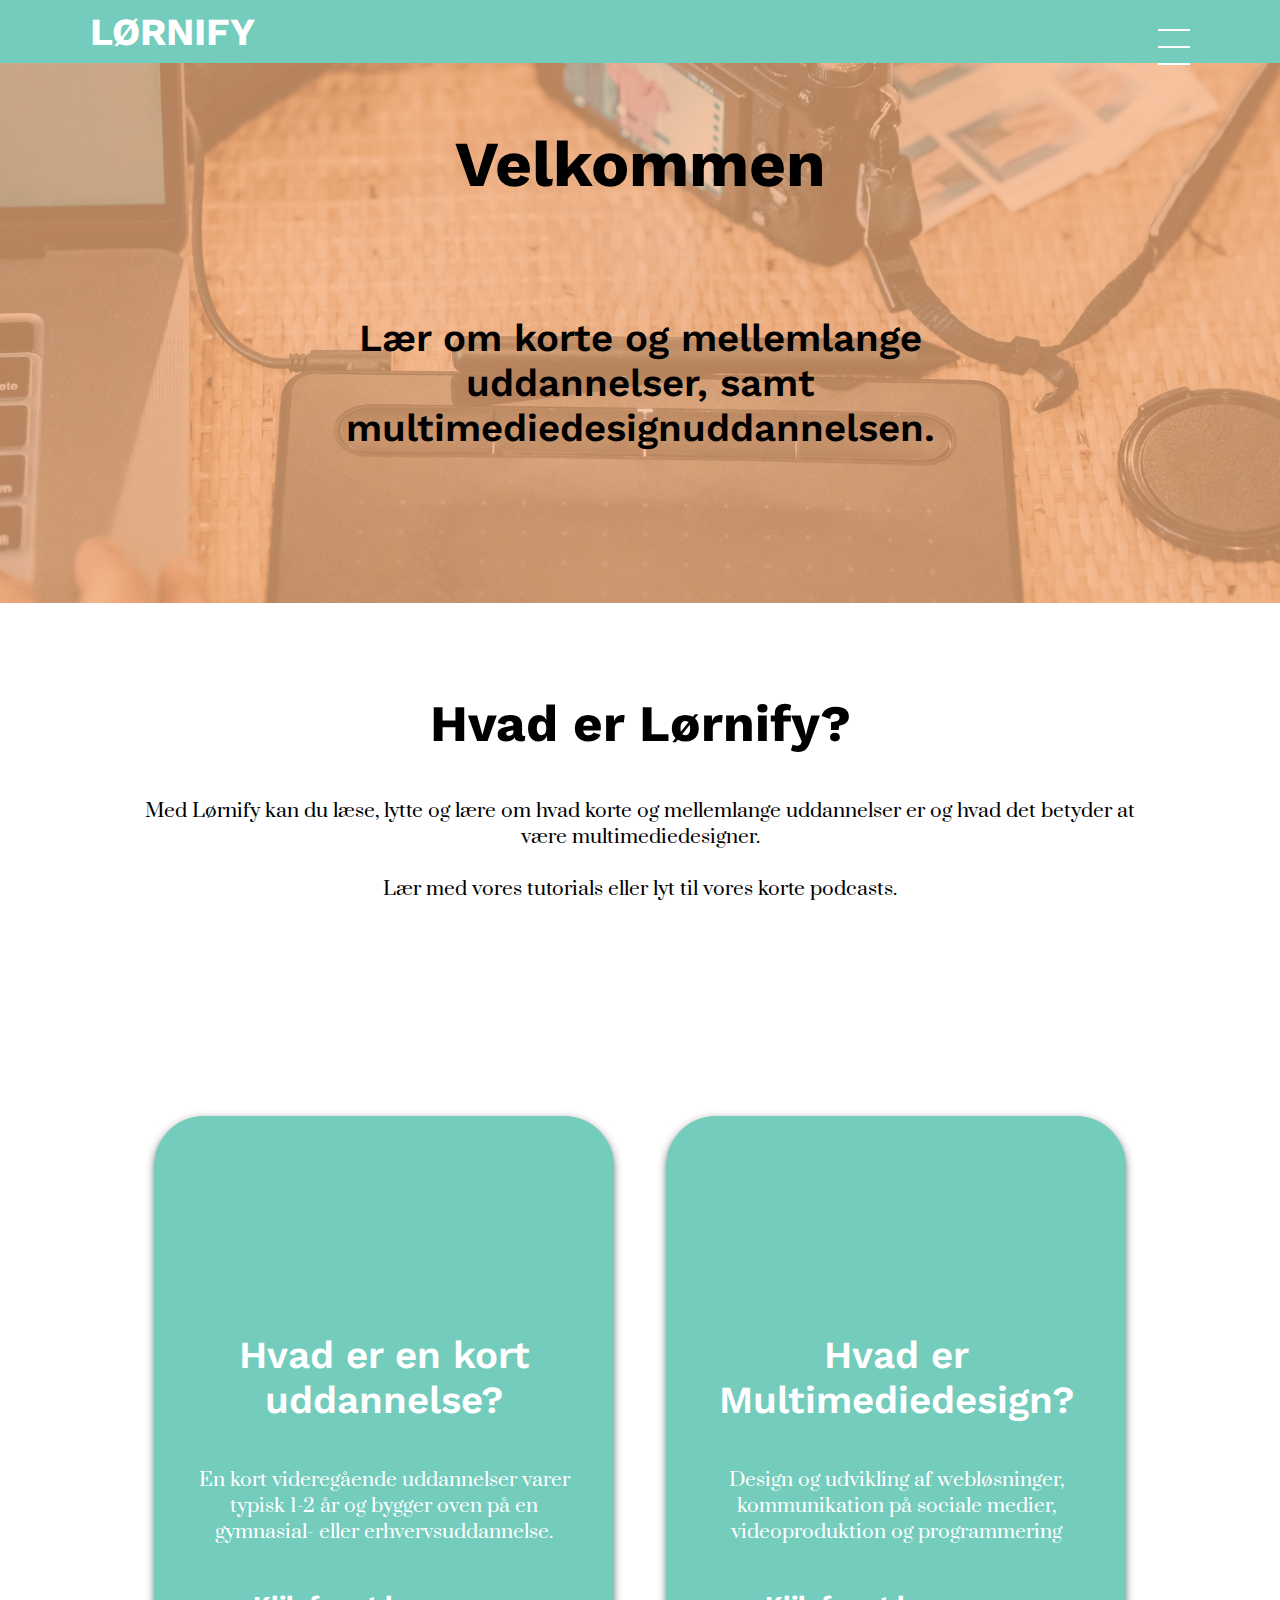
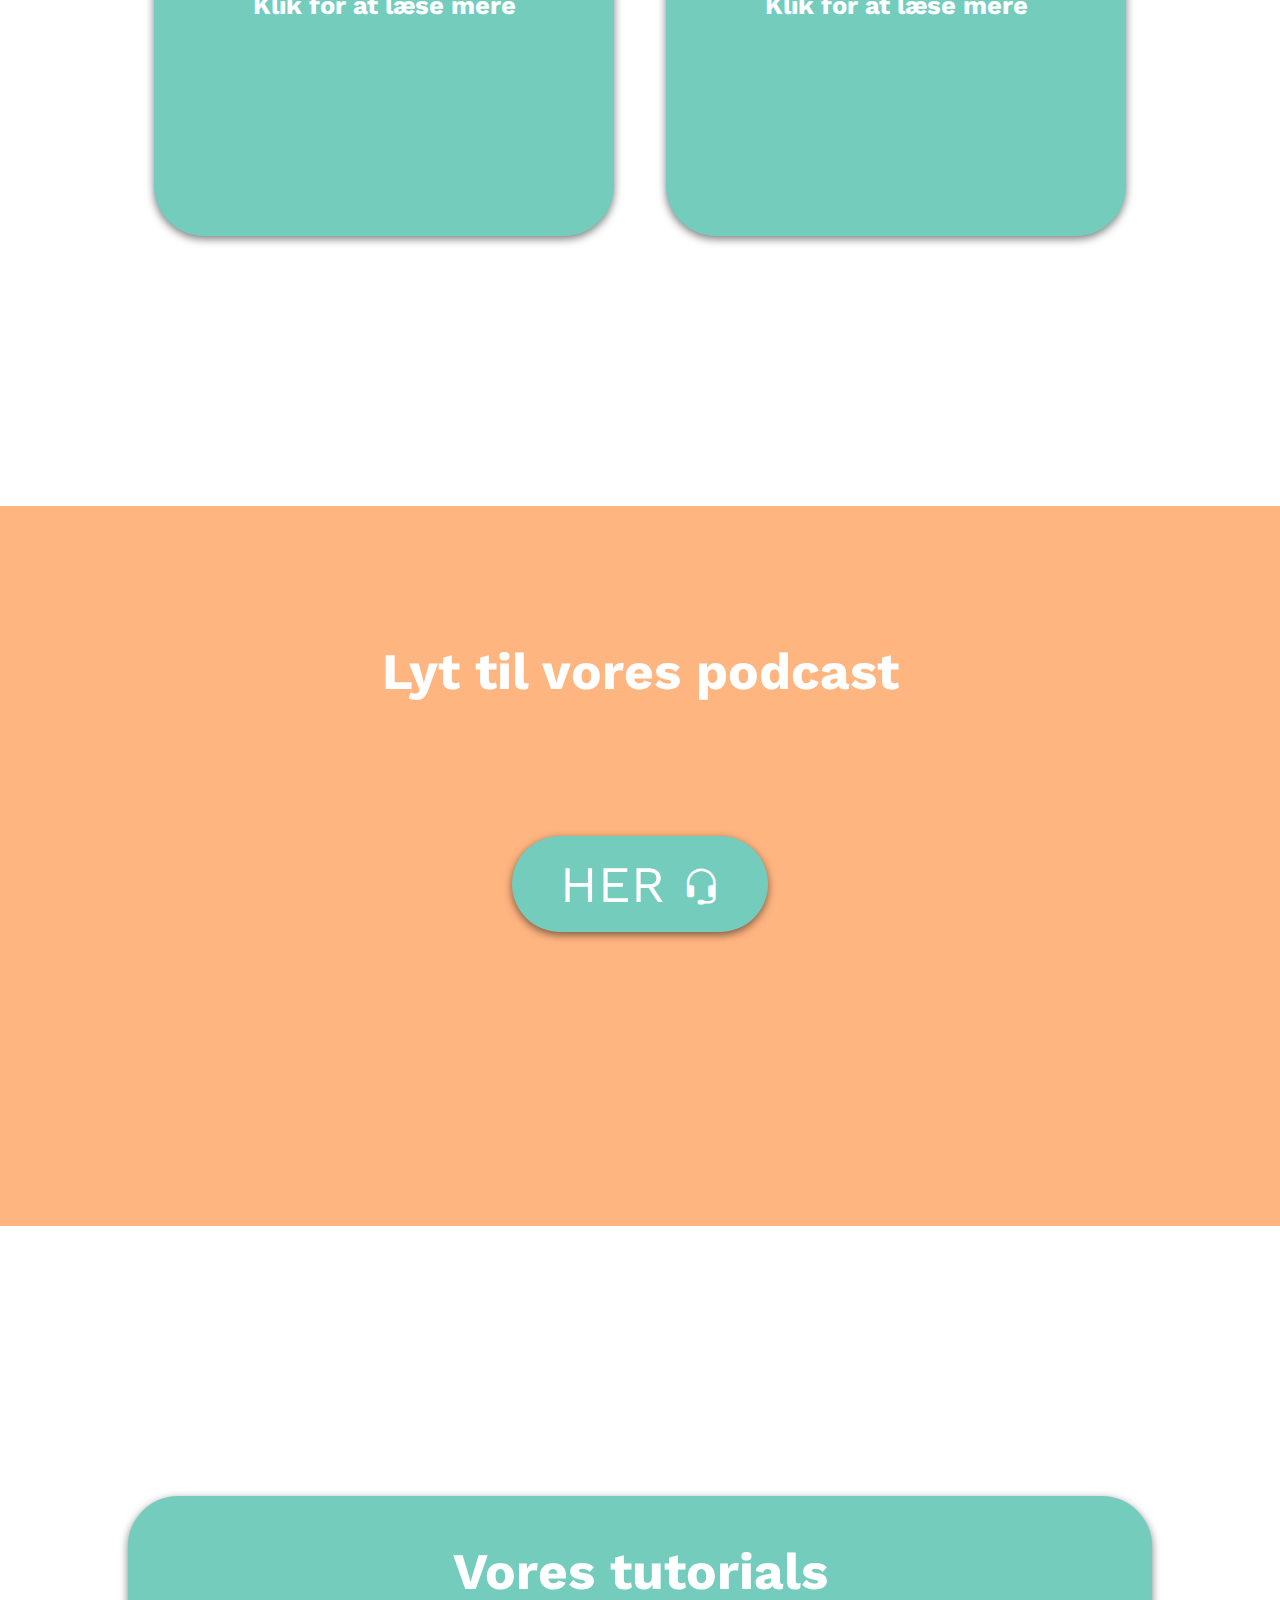
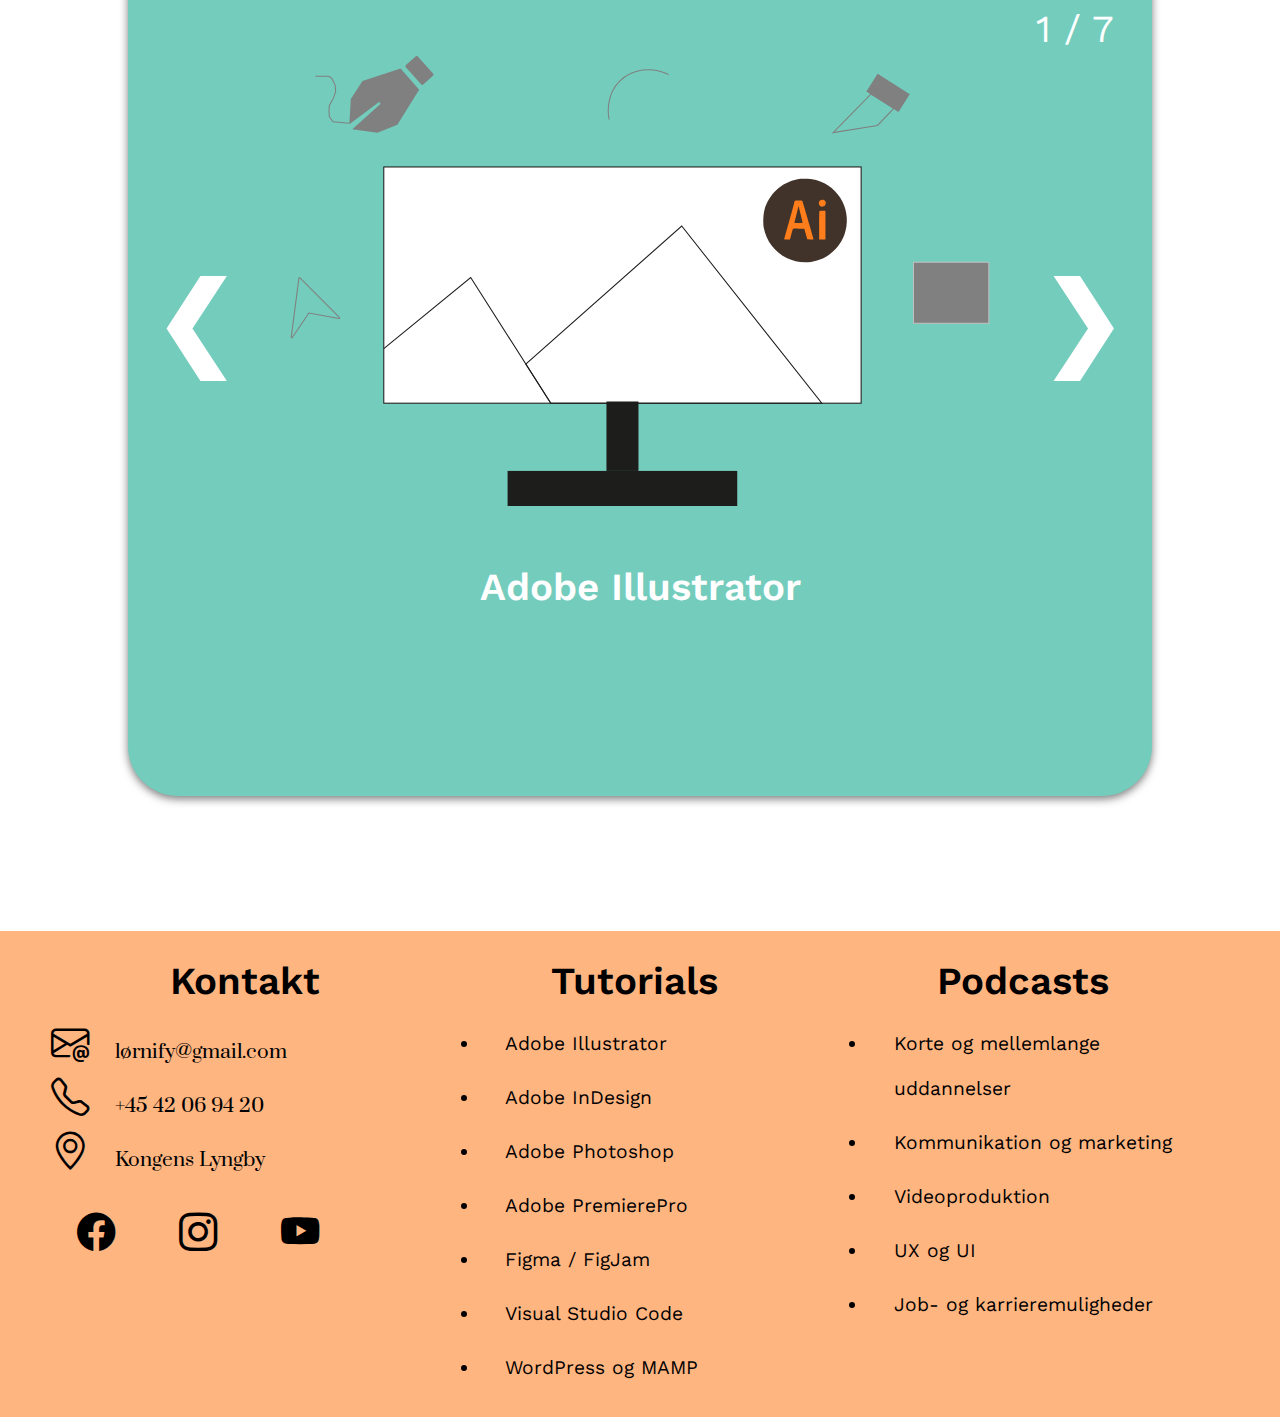
<file: home.html>
<!DOCTYPE html>
<html lang="dk" translate="no">

<head>
    <meta charset="UTF-8">
    <meta http-equiv="X-UA-Compatible" content="IE=edge">
    <meta name="viewport" content="width=device-width, initial-scale=1.0">

    <!-- Titel -->
    <title>Lørnify - Hvad er Multimediedesign?</title>
    <!-- Beskrivelse - SEO -->
    <meta name="description" content="Få information om hvad korte og mellemlange uddannelser er og find hvor på Sjælland du kan tage dem. Se tutorials til Multimediedesignuddannelsen.">

    <!-- Titel til SoMe - SEO -->
    <meta name="og:title" property="og:title" content="Lørnify - Lær om korte og mellemlange uddannelser, samt om multimediedesignuddannelsen">

    <!-- CSS Import -->
    <link rel="stylesheet" href="style.css">

    <!-- Titles Font -->
    <link rel="preconnect" href="https://fonts.googleapis.com">
    <link rel="preconnect" href="https://fonts.gstatic.com" crossorigin>
    <link href="https://fonts.googleapis.com/css2?family=Work+Sans:ital,wght@0,100;0,200;0,300;0,400;0,500;0,600;0,700;0,800;0,900;1,100;1,200;1,300;1,400;1,500;1,600;1,700;1,800;1,900&display=swap" rel="stylesheet">

    <!-- Paragraph Font -->
    <link rel="preconnect" href="https://fonts.googleapis.com">
    <link rel="preconnect" href="https://fonts.gstatic.com" crossorigin>
    <link href="https://fonts.googleapis.com/css2?family=Prata&display=swap" rel="stylesheet">

    <!-- Icons -->
    <link rel="stylesheet" href="https://cdn.jsdelivr.net/npm/bootstrap-icons@1.10.5/font/bootstrap-icons.css">
</head>

<body>
    <!-- Scroll til toppen knap -->
    <button onclick="topFunction()" id="topBtn"><i class="bi bi-arrow-up-circle-fill"></i></button>

    <!-- Header -->
    <header>
        <!-- Logo -->
        <div class="logo">
            <a href="home.html"><h1>Lørnify</h1></a>
        </div>

        <!-- Navigation -->
        <nav class="nav">
            <!-- Laver en trigger som en checkbox -->
            <input class="nav-trigger-input" type="checkbox" id="trigger" aria-label="open the navigation"/>

            <!-- En knap til vores trigger -->
            <label class="nav-button" for="trigger">
                <span></span>
            </label>

            <!-- En liste med navigations menuen -->
            <ul class="nav-list">
                <li class="nav-item">
                    <a href="udd-info.html" class="nav-link">
                        <span class="nav-txt">Information</span>
                    </a>
                </li>

                <li class="nav-item">
                    <a href="mul-info.html" class="nav-link">
                        <span class="nav-txt">Multimediedesigner</span>
                    </a>
                </li>

                <li class="nav-item">
                    <a href="tutorials.html" class="nav-link">
                        <span class="nav-txt">Tutorials</span>
                    </a>
                </li>

                <li class="nav-item">
                    <a href="podcast.html" class="nav-link">
                        <span class="nav-txt">Podcast</span>
                    </a>
                </li>

                <li class="nav-item">
                    <a href="om-os.html" class="nav-link">                  
                        <span class="nav-txt">Om os</span>
                    </a>
                </li>
            </ul>
        </nav>
    </header>

    <!-- Alt vores indhold -->
    <div class="content">
        <!-- Banner -->
        <div class="banner banner-home">
            <h1 class="banner-title">Velkommen</h1>
            <h2 class="banner-txt">
                Lær om korte og mellemlange uddannelser, samt multimediedesignuddannelsen.
            </h2>
        </div>     
        
        <!-- Introduktion -->
        <div class="intro">
            <h1>Hvad er Lørnify?</h1>
            <p>Med Lørnify kan du læse, lytte og lære om hvad korte og mellemlange uddannelser er og hvad det betyder at være multimediedesigner.
            <br><br>
            Lær med vores tutorials eller lyt til vores korte podcasts.</p>
        </div>
        
        <!-- Information -->
        <div class="information">
            <button>
                <div class="info">
                    <a href="udd-info.html">
                        <h2>Hvad er en kort uddannelse?</h2>
                        <p>En kort videregående uddannelser varer typisk 1-2 år og bygger oven på en gymnasial- eller erhvervsuddannelse.</p>
                        <h3>Klik for at læse mere</h3>
                    </a>
                </div>
            </button>
            
            <button>
                <div class="info">
                    <a href="mul-info.html">
                        <h2>Hvad er Multimediedesign?</h2>
                        <p>Design og udvikling af webløsninger, kommunikation på sociale medier, videoproduktion og programmering</p>
                        <h3>Klik for at læse mere</h3>
                    </a>
                </div>
            </button>
            
        </div>

        <!-- Podcast banner -->
        <div class="podcast-banner">
            <h1>Lyt til vores podcast</h1>
            <button onclick="window.location.href = 'podcast.html';">Her <i class="bi bi-headset"></i></button>
        </div>

        
        <!-- Tutorial slideshow -->
        <div class="slideshow-container">
            <h1 class="headings">Vores tutorials</h1>

            <div class="slides fade">
                <div class="numbertext">1 / 7</div>
                <button onclick="window.location.href = 'tutorials.html#illustrator';">
                    <img src="img/illustrator.svg" alt="Adobe Illustrator - Tegnet Ikon">
                </button>
                <div class="text">
                    <h2>Adobe Illustrator</h2>
                </div>
            </div>
        
            <div class="slides fade">
                <div class="numbertext">2 / 7</div>
                <button onclick="window.location.href = 'tutorials.html#indesign';">
                    <img src="img/indesign.svg" alt="Adobe InDesign - Tegnet Ikon">
                </button>
                <div class="text"><h2>Adobe InDesign</h2></div>
            </div>
        
            <div class="slides fade">
                <div class="numbertext">3 / 7</div>
                <button onclick="window.location.href = 'tutorials.html#photoshop';">
                    <img src="img/photoshop.svg" alt="Adobe Photoshop - Tegnet Ikon">
                </button>
                <div class="text"><h2>Adobe Photoshop</h2></div>
            </div>
        
            <div class="slides fade">
                <div class="numbertext">4 / 7</div>
                <button onclick="window.location.href = 'tutorials.html#premirepro';">
                    <img src="img/premirepro.svg" alt="Adobe PremierePro - Tegnet Ikon">
                </button>
                <div class="text"><h2>Adobe PremierePro</h2></div>
            </div>

            <div class="slides fade">
                <div class="numbertext">5 / 7</div>
                <button onclick="window.location.href = 'tutorials.html#figma';">
                    <img src="img/figma.svg" alt="Figma - Tegnet Ikon">
                </button>
                <div class="text"><h2>Figma / FigJam</h2></div>
            </div>
            
            <div class="slides fade">
                <div class="numbertext">6 / 7</div>
                <button onclick="window.location.href = 'tutorials.html#visualstudio';">
                    <img src="img/visualstudio.svg" alt="Visual Studio Code - Tegnet Ikon">
                </button>
                <div class="text"><h2>Visual Studio Code</h2></div>
            </div>
            
            <div class="slides fade">
                <div class="numbertext">7 / 7</div>
                <button onclick="window.location.href = 'tutorials.html#wordpress';">
                    <img src="img/Wordpress and Mamp.svg" alt="WordPress og MAMP - Tegnet Ikon">
                </button>
                <div class="text"><h2>WordPress og MAMP</h2></div>
            </div>
        
            <!-- Frem og tilbage knapper (-1 for tilbage & 1 for frem) -->
            <a class="prev" onclick="plusSlides(-1)">&#10094;</a>
            <a class="next" onclick="plusSlides(1)">&#10095;</a>
        </div>
    </div>
    
    <!-- Footer -->
    <footer>
        <!-- Kontakt -->
        <div class="footer-contact">
            <h2>Kontakt</h2>
            <a href="#">
                <i class="bi bi-envelope-at"></i>
                <p>lørnify@gmail.com</p>
            </a>

            <a href="#">
                <i class="bi bi-telephone"></i>
                <p>+45 42 06 94 20</p>
            </a>

            <a href="#">
                <i class="bi bi-geo-alt"></i>
                <p>Kongens Lyngby</p>
            </a>

            <a href="#">
                <i class="bi bi-facebook"></i>
                <i class="bi bi-instagram"></i>
                <i class="bi bi-youtube"></i>
            </a>
        </div>

        <!-- Tutorials -->
        <div class="footer-tutorial">
            <h2>Tutorials</h2>
            <ul>
                <li>
                    <a href="tutorials.html#illustrator">Adobe Illustrator</a>
                </li>

                <li>
                    <a href="tutorials.html#indesign">Adobe InDesign</a>
                </li>

                <li>
                    <a href="tutorials.html#photoshop">Adobe Photoshop</a>
                </li>

                <li>
                    <a href="tutorials.html#premirepro">Adobe PremierePro</a>
                </li>

                <li>
                    <a href="tutorials.html#figma">Figma / FigJam</a>
                </li>

                <li>
                    <a href="tutorials.html#visualstudio">Visual Studio Code</a>
                </li>

                <li>
                    <a href="tutorials.html#wordpress">WordPress og MAMP</a>
                </li>
            </ul>
        </div>

        <!-- Podcasts -->
        <div class="footer-podcast">
            <h2>Podcasts</h2>
            <ul>
                <li>
                    <a href="podcast.html#one">Korte og mellemlange uddannelser</a>
                </li>

                <li>
                    <a href="podcast.html#two">Kommunikation og marketing</a>
                </li>

                <li>
                    <a href="podcast.html#three">Videoproduktion</a>
                </li>

                <li>
                    <a href="podcast.html#four">UX og UI</a>
                </li>

                <li>
                    <a href="podcast.html#five">Job- og karrieremuligheder</a>
                </li>
            </ul>
        </div>
    </footer>

    <!-- JavaScript Import -->
    <script src="script.js"></script>
</body>

</html>
</file>
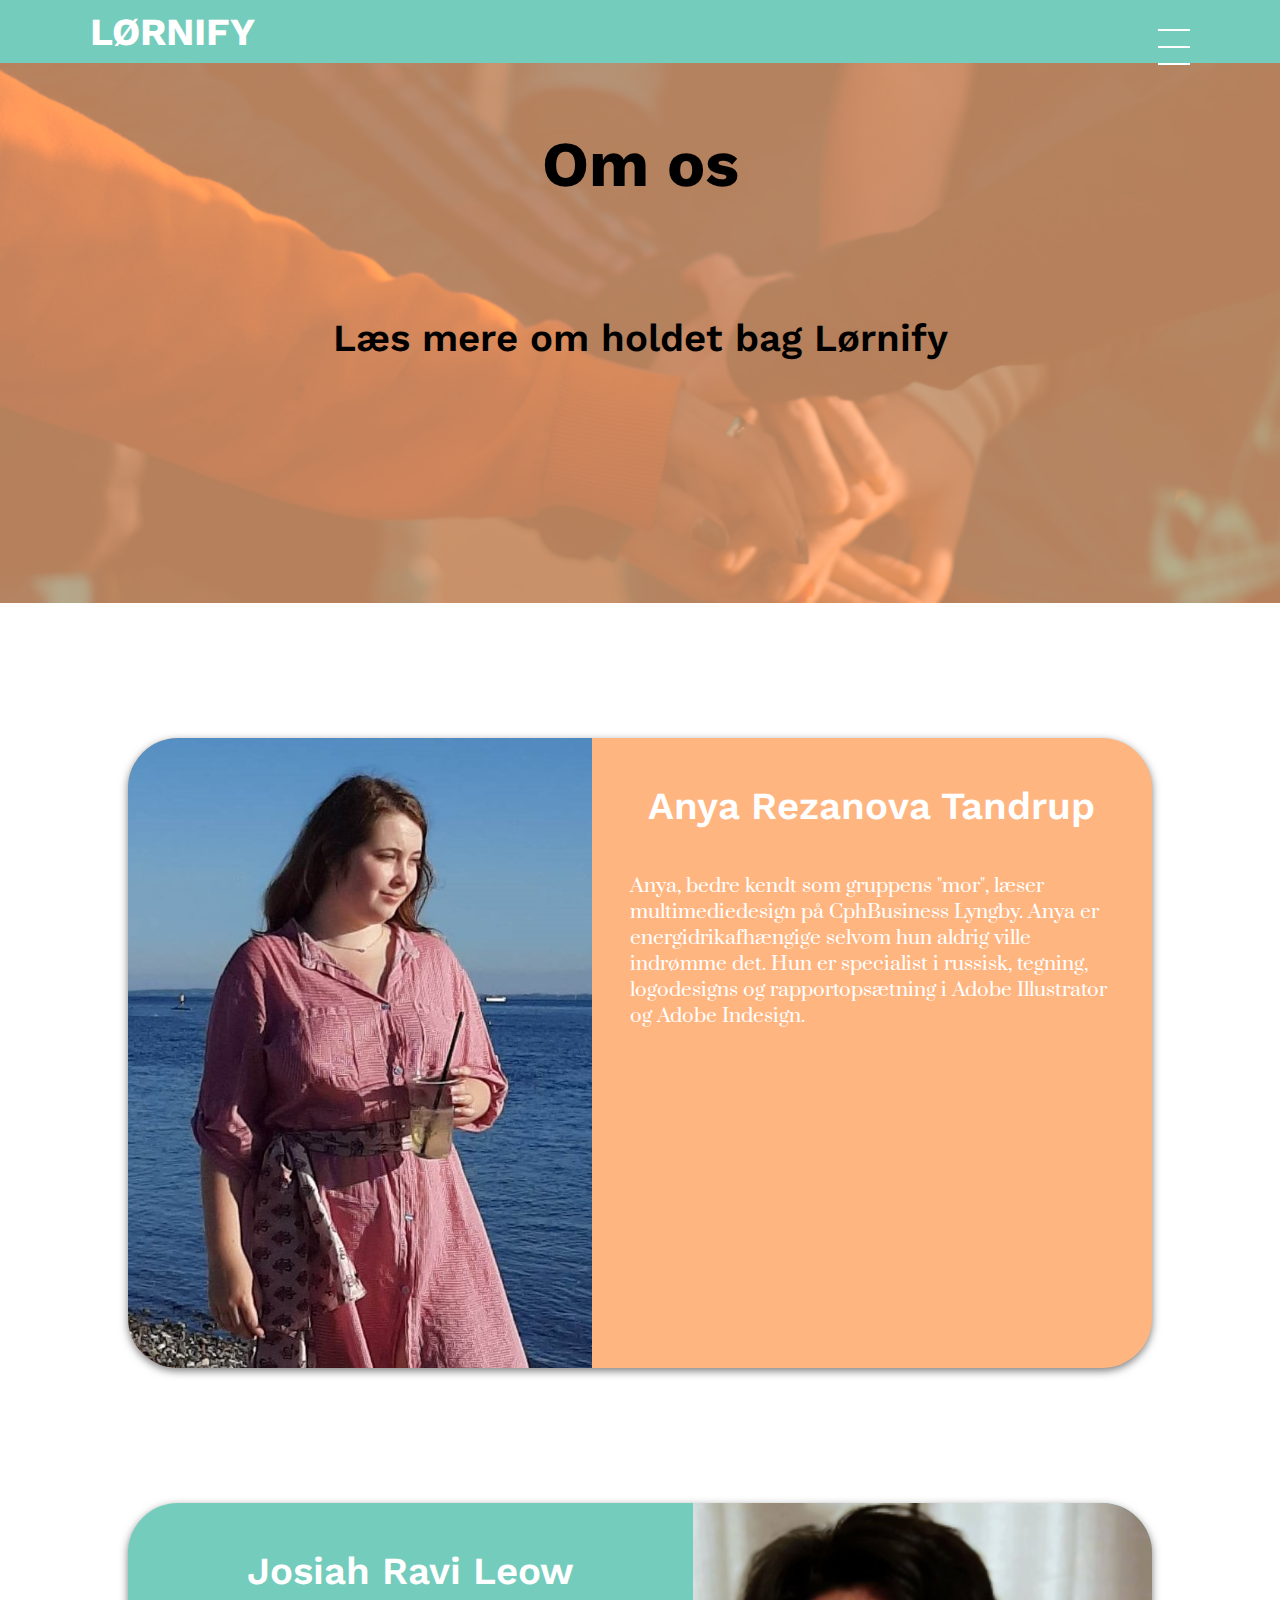
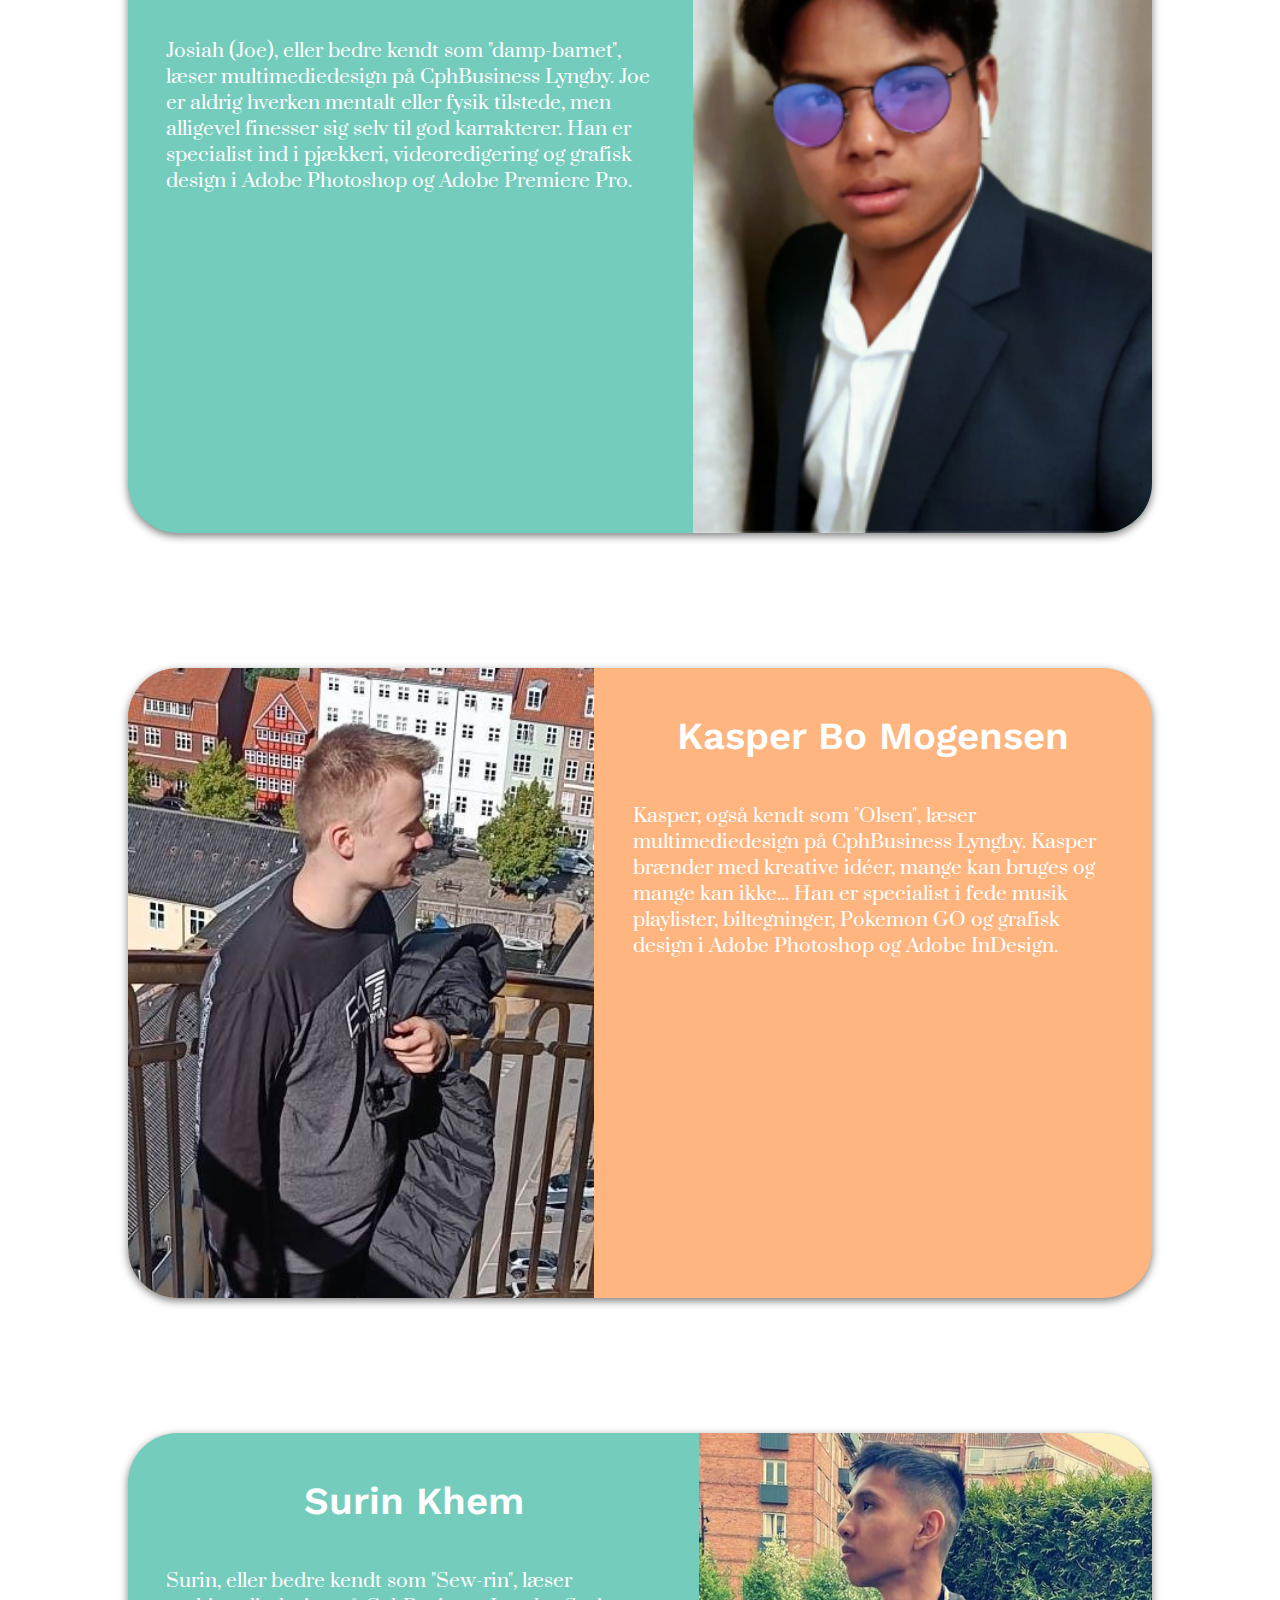
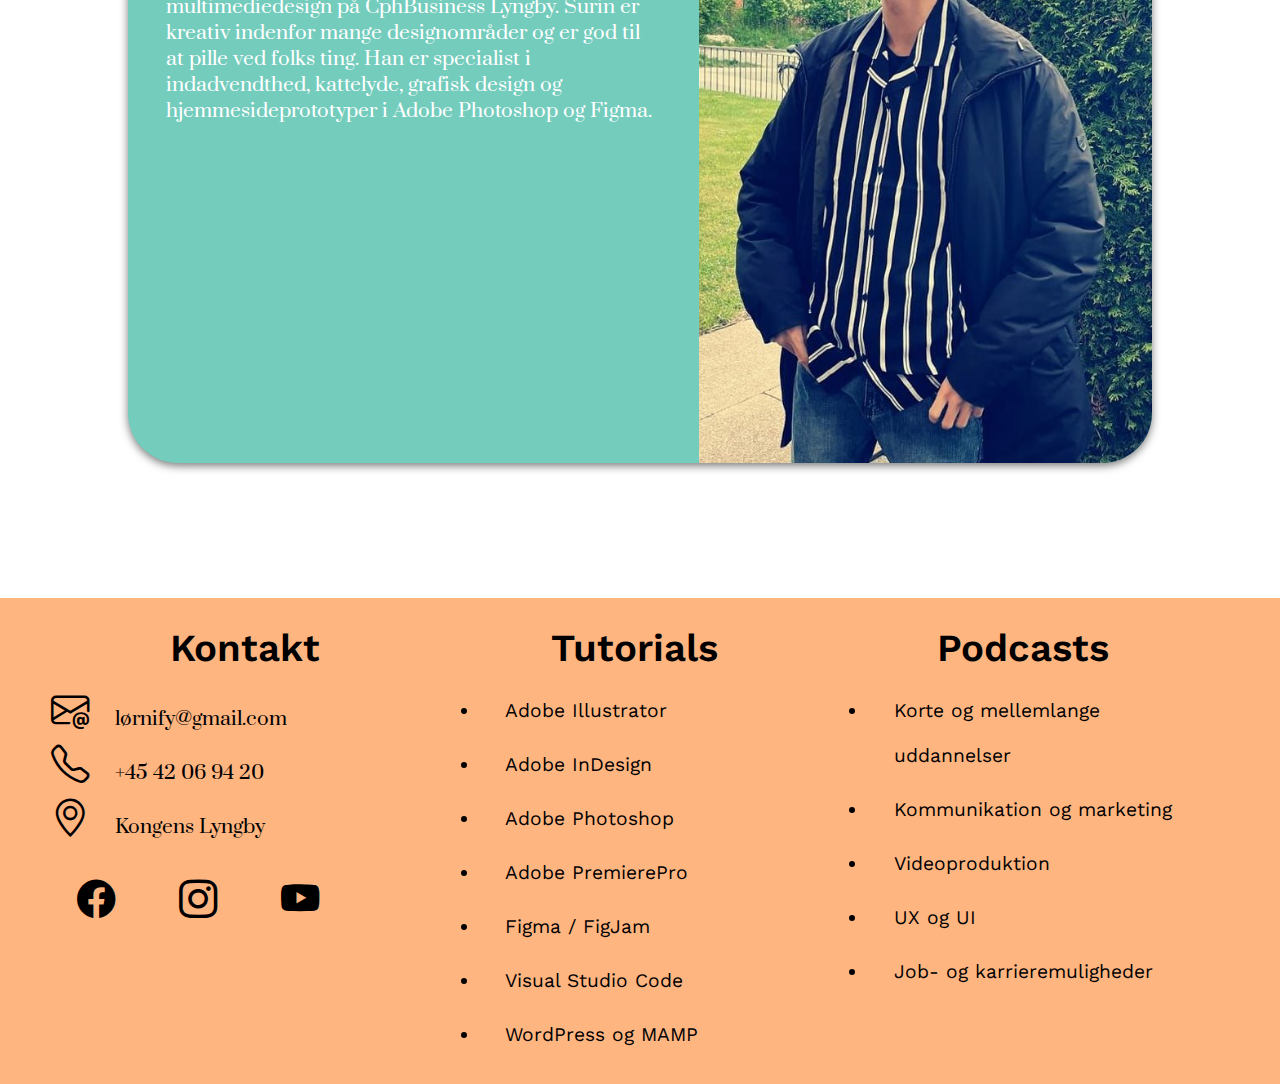
<file: om-os.html>
<!DOCTYPE html>
<html lang="en">

<head>
    <meta charset="UTF-8">
    <meta http-equiv="X-UA-Compatible" content="IE=edge">
    <meta name="viewport" content="width=device-width, initial-scale=1.0">

    <!-- Titel -->
    <title>Lørnify - Hvad er Multimediedesign?</title>
    <!-- Beskrivelse - SEO -->
    <meta name="description" content="Få information om hvad korte og mellemlange uddannelser er og find hvor på Sjælland du kan tage dem. Se tutorials til Multimediedesignuddannelsen.">

    <!-- Titel til SoMe - SEO -->
    <meta name="og:title" property="og:title" content="Lørnify - Lær om korte og mellemlange uddannelser, samt om multimediedesignuddannelsen">

    <!-- CSS Import -->
    <link rel="stylesheet" href="style.css">

    <!-- Titles Font -->
    <link rel="preconnect" href="https://fonts.googleapis.com">
    <link rel="preconnect" href="https://fonts.gstatic.com" crossorigin>
    <link href="https://fonts.googleapis.com/css2?family=Work+Sans:ital,wght@0,100;0,200;0,300;0,400;0,500;0,600;0,700;0,800;0,900;1,100;1,200;1,300;1,400;1,500;1,600;1,700;1,800;1,900&display=swap" rel="stylesheet">

    <!-- Paragraph Font -->
    <link rel="preconnect" href="https://fonts.googleapis.com">
    <link rel="preconnect" href="https://fonts.gstatic.com" crossorigin>
    <link href="https://fonts.googleapis.com/css2?family=Prata&display=swap" rel="stylesheet">

    <!-- Icons -->
    <link rel="stylesheet" href="https://cdn.jsdelivr.net/npm/bootstrap-icons@1.10.5/font/bootstrap-icons.css">
</head>

<body>
    <!-- Scroll til toppen knap -->
    <button onclick="topFunction()" id="topBtn"><i class="bi bi-arrow-up-circle-fill"></i></button>
    
    <!-- Header -->
    <header>
        <!-- Logo -->
        <div class="logo">
            <a href="home.html"><h1>Lørnify</h1></a>
        </div>

        <!-- Navigation -->
        <nav class="nav">
            <!-- Laver en trigger som en checkbox -->
            <input class="nav-trigger-input" type="checkbox" id="trigger" aria-label="open the navigation"/>

            <!-- En knap til vores trigger -->
            <label class="nav-button" for="trigger">
                <span></span>
            </label>

            <!-- En liste med navigations menuen -->
            <ul class="nav-list">
                <li class="nav-item">
                    <a href="udd-info.html" class="nav-link">
                        <span class="nav-txt">Information</span>
                    </a>
                </li>

                <li class="nav-item">
                    <a href="mul-info.html" class="nav-link">
                        <span class="nav-txt">Multimediedesigner</span>
                    </a>
                </li>

                <li class="nav-item">
                    <a href="tutorials.html" class="nav-link">
                        <span class="nav-txt">Tutorials</span>
                    </a>
                </li>

                <li class="nav-item">
                    <a href="podcast.html" class="nav-link">
                        <span class="nav-txt">Podcast</span>
                    </a>
                </li>

                <li class="nav-item">
                    <a href="om-os.html" class="nav-link">                  
                        <span class="nav-txt">Om os</span>
                    </a>
                </li>
            </ul>
        </nav>
    </header>

    <!-- Alt vores indhold -->
    <div class="content">
        <!-- Banner -->
        <div class="banner banner-about">
            <h1 class="banner-title">Om os</h1>
            <h2 class="banner-txt">
                Læs mere om holdet bag Lørnify
            </h2>
        </div>   

        <!-- Om os -->
        <div class="om-os">
            <!-- Anya -->
            <div class="om-anya">
                <img src="img/anya.jpg" alt="Billede af Anya">
                <h2>Anya Rezanova Tandrup
                    <p>
                        Anya, bedre kendt som gruppens "mor", læser multimediedesign på CphBusiness Lyngby. Anya er energidrikafhængige selvom hun aldrig ville indrømme det. Hun er specialist i russisk, tegning, logodesigns og rapportopsætning i Adobe Illustrator og Adobe Indesign.
                    </p>
                </h2>
            </div>

            <!-- Joe -->
            <div class="om-joe">
                <h2>Josiah Ravi Leow
                    <p>
                        Josiah (Joe), eller bedre kendt som "damp-barnet", læser multimediedesign på CphBusiness Lyngby. Joe er aldrig hverken mentalt eller fysik tilstede, men alligevel finesser sig selv til god karrakterer. Han er specialist ind i pjækkeri, videoredigering og grafisk design i Adobe Photoshop og Adobe Premiere Pro.
                    </p>
                </h2>
                <img src="img/joe.png" alt="Billede af Joe">
            </div>

            <!-- Kasper -->
            <div class="om-kasper">
                <img src="img/kasper.jpg" alt="Billede af Kasper">
                <h2>Kasper Bo Mogensen
                    <p>
                        Kasper, også kendt som "Olsen", læser multimediedesign på CphBusiness Lyngby. Kasper brænder med kreative idéer, mange kan bruges og mange kan ikke... Han er specialist i fede musik playlister, biltegninger, Pokemon GO og grafisk design i Adobe Photoshop og Adobe InDesign.
                    </p>
                </h2>
            </div>

            <!-- Surin -->
            <div class="om-surin">
                <h2>Surin Khem
                    <p>
                        Surin, eller bedre kendt som "Sew-rin", læser multimediedesign på CphBusiness Lyngby. Surin er kreativ indenfor mange designområder og er god til at pille ved folks ting. Han er specialist i indadvendthed, kattelyde, grafisk design og hjemmesideprototyper i Adobe Photoshop og Figma.
                    </p>
                </h2>
                <img src="img/surin.jpg" alt="Billede af Surin">
            </div>
        </div>       
    </div>

    <!-- Footer -->
    <footer>
        <!-- Kontakt -->
        <div class="footer-contact">
            <h2>Kontakt</h2>
            <a href="#">
                <i class="bi bi-envelope-at"></i>
                <p>lørnify@gmail.com</p>
            </a>

            <a href="#">
                <i class="bi bi-telephone"></i>
                <p>+45 42 06 94 20</p>
            </a>

            <a href="#">
                <i class="bi bi-geo-alt"></i>
                <p>Kongens Lyngby</p>
            </a>

            <a href="#">
                <i class="bi bi-facebook"></i>
                <i class="bi bi-instagram"></i>
                <i class="bi bi-youtube"></i>
            </a>
        </div>

        <!-- Tutorials -->
        <div class="footer-tutorial">
            <h2>Tutorials</h2>
            <ul>
                <li>
                    <a href="tutorials.html#illustrator">Adobe Illustrator</a>
                </li>

                <li>
                    <a href="tutorials.html#indesign">Adobe InDesign</a>
                </li>

                <li>
                    <a href="tutorials.html#photoshop">Adobe Photoshop</a>
                </li>

                <li>
                    <a href="tutorials.html#premirepro">Adobe PremierePro</a>
                </li>

                <li>
                    <a href="tutorials.html#figma">Figma / FigJam</a>
                </li>

                <li>
                    <a href="tutorials.html#visualstudio">Visual Studio Code</a>
                </li>

                <li>
                    <a href="tutorials.html#wordpress">WordPress og MAMP</a>
                </li>
            </ul>
        </div>

        <!-- Podcasts -->
        <div class="footer-podcast">
            <h2>Podcasts</h2>
            <ul>
                <li>
                    <a href="podcast.html#one">Korte og mellemlange uddannelser</a>
                </li>

                <li>
                    <a href="podcast.html#two">Kommunikation og marketing</a>
                </li>

                <li>
                    <a href="podcast.html#three">Videoproduktion</a>
                </li>

                <li>
                    <a href="podcast.html#four">UX og UI</a>
                </li>

                <li>
                    <a href="podcast.html#five">Job- og karrieremuligheder</a>
                </li>
            </ul>
        </div>
    </footer>
</body>

<!-- JavaScript Import -->
<script src="script.js"></script>

</html>
</file>
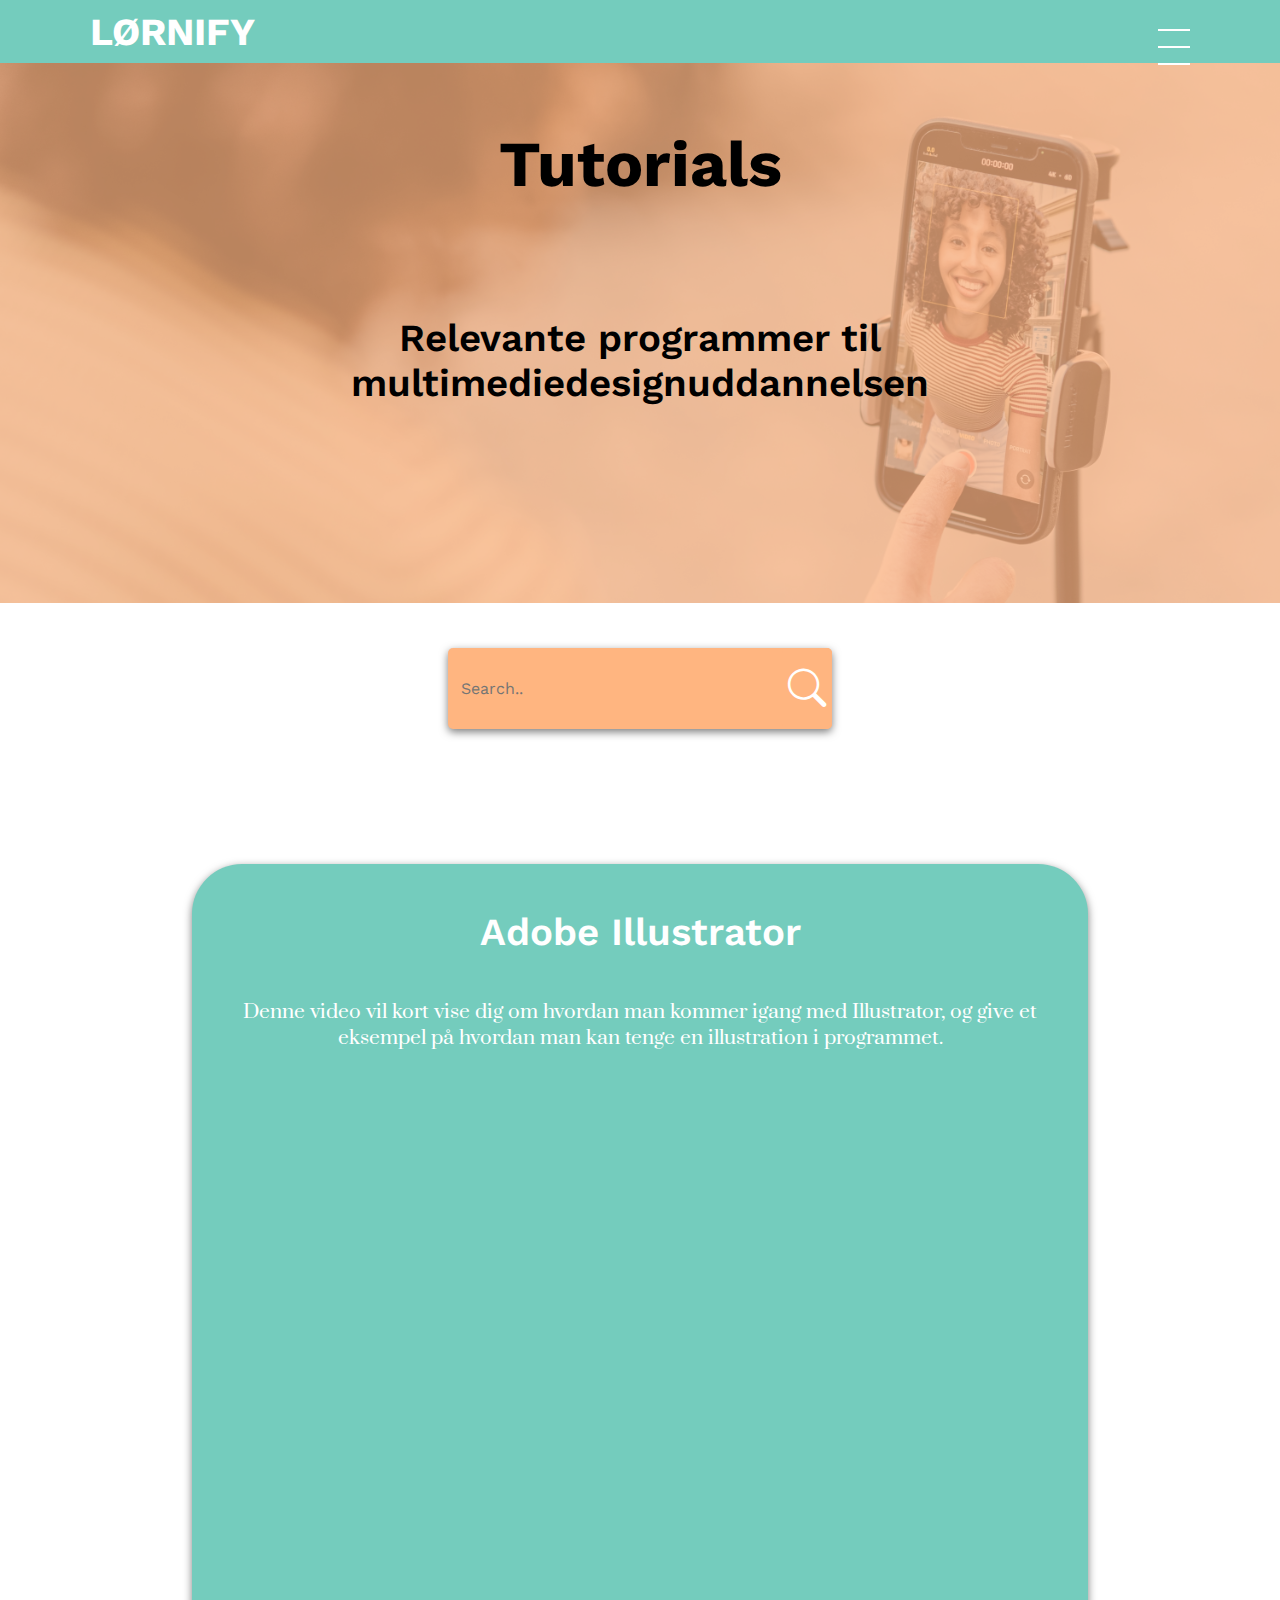
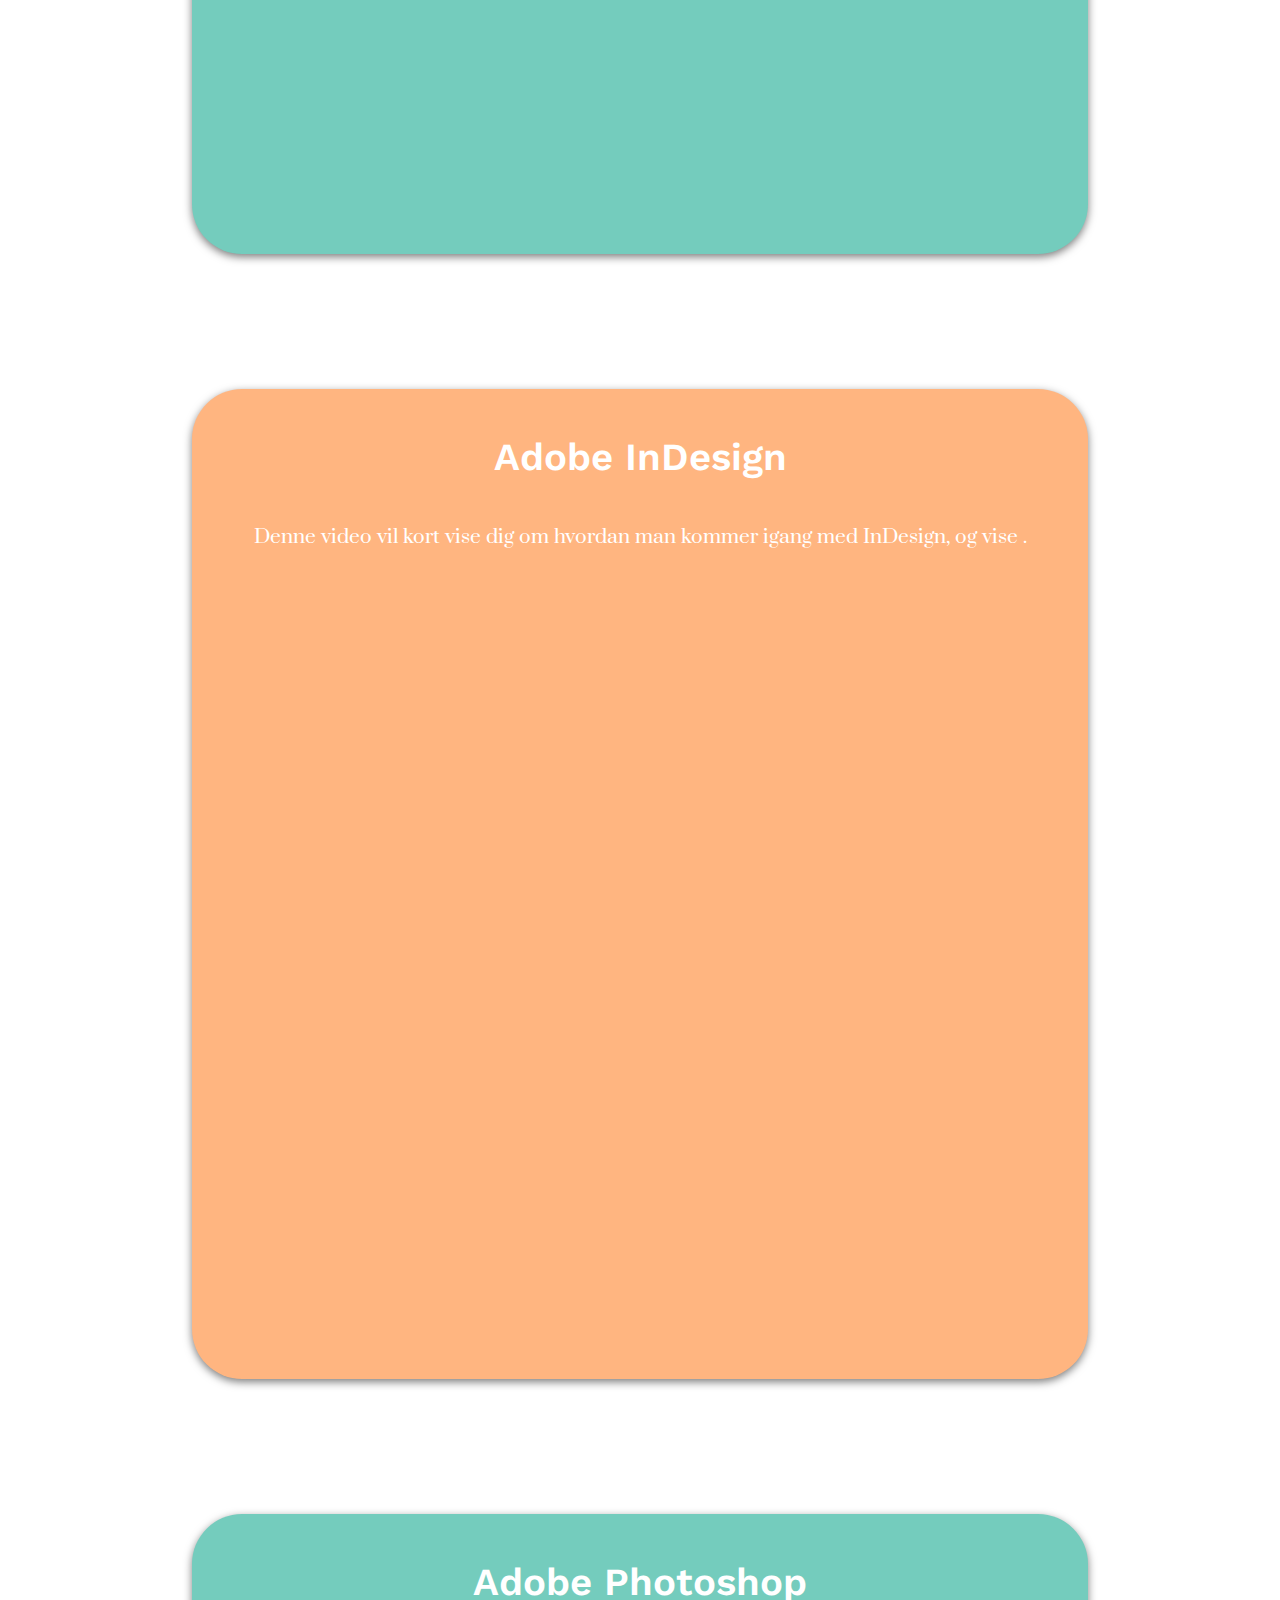
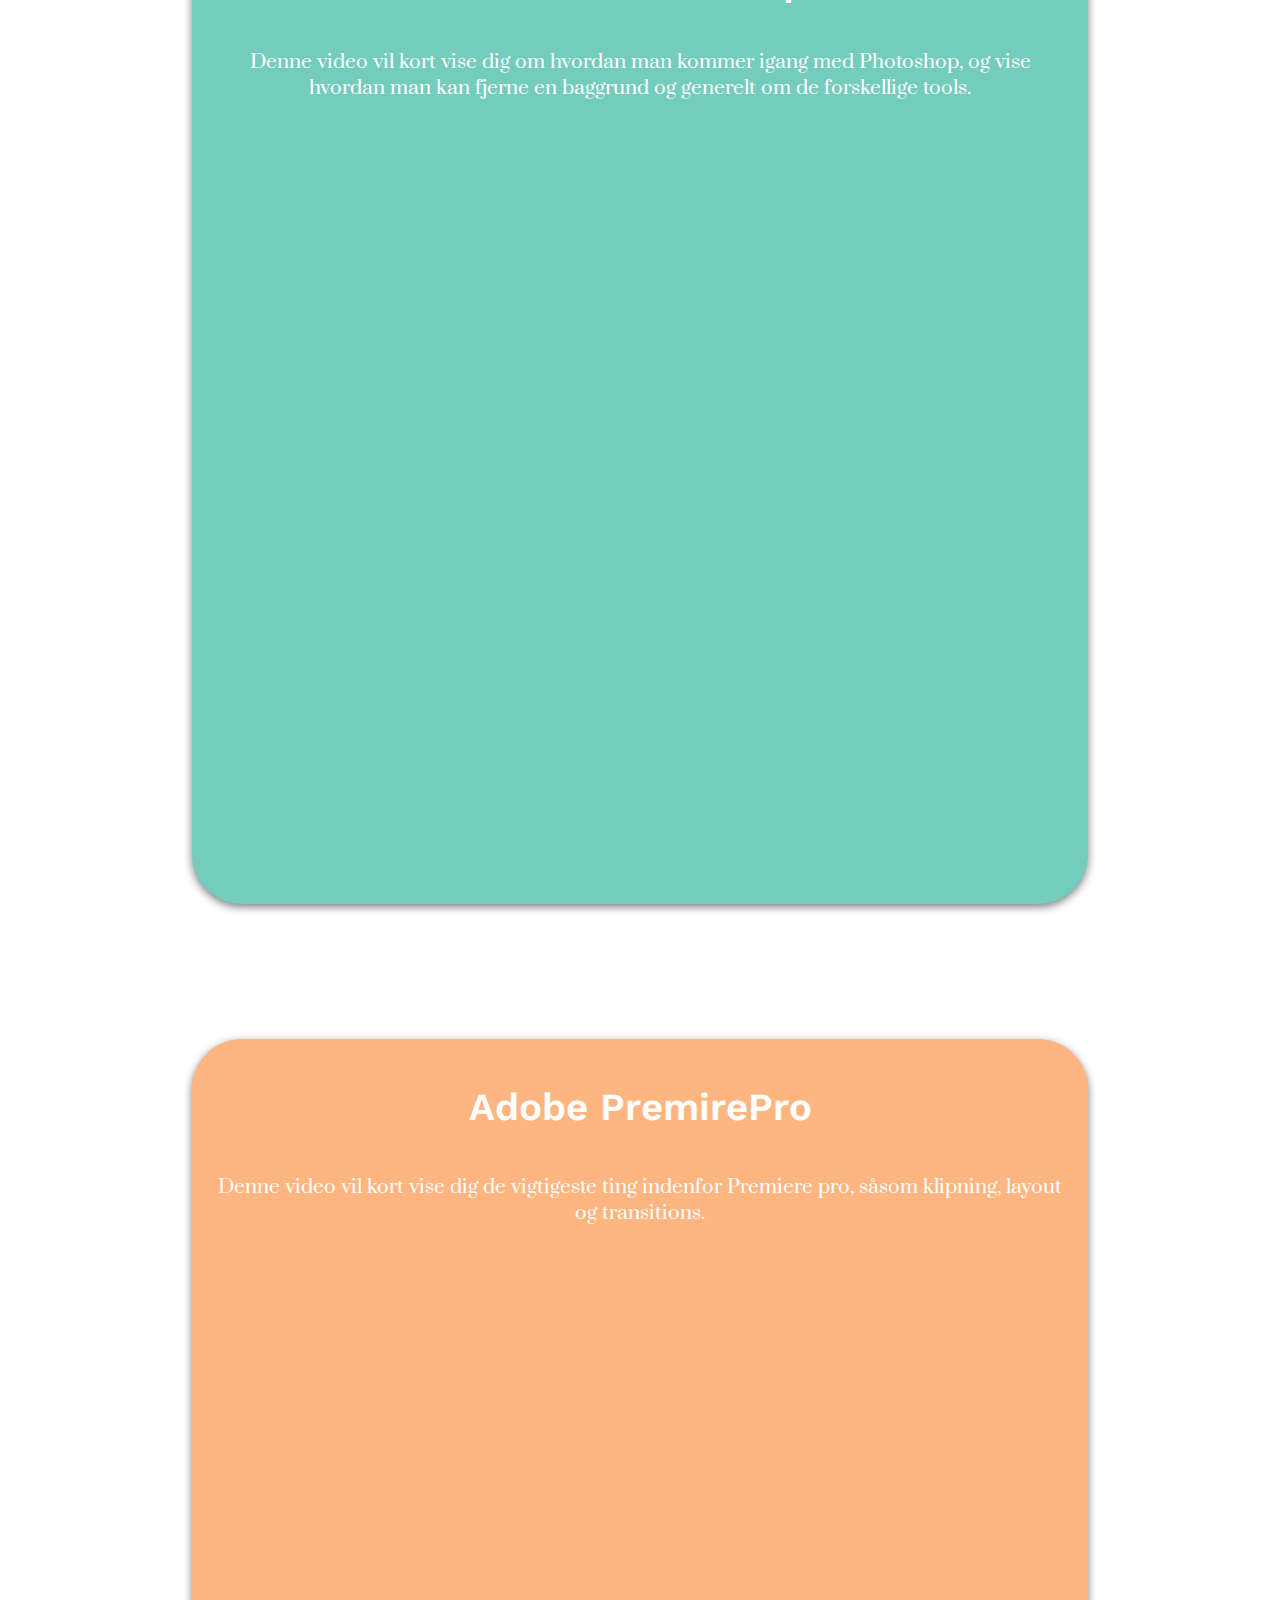
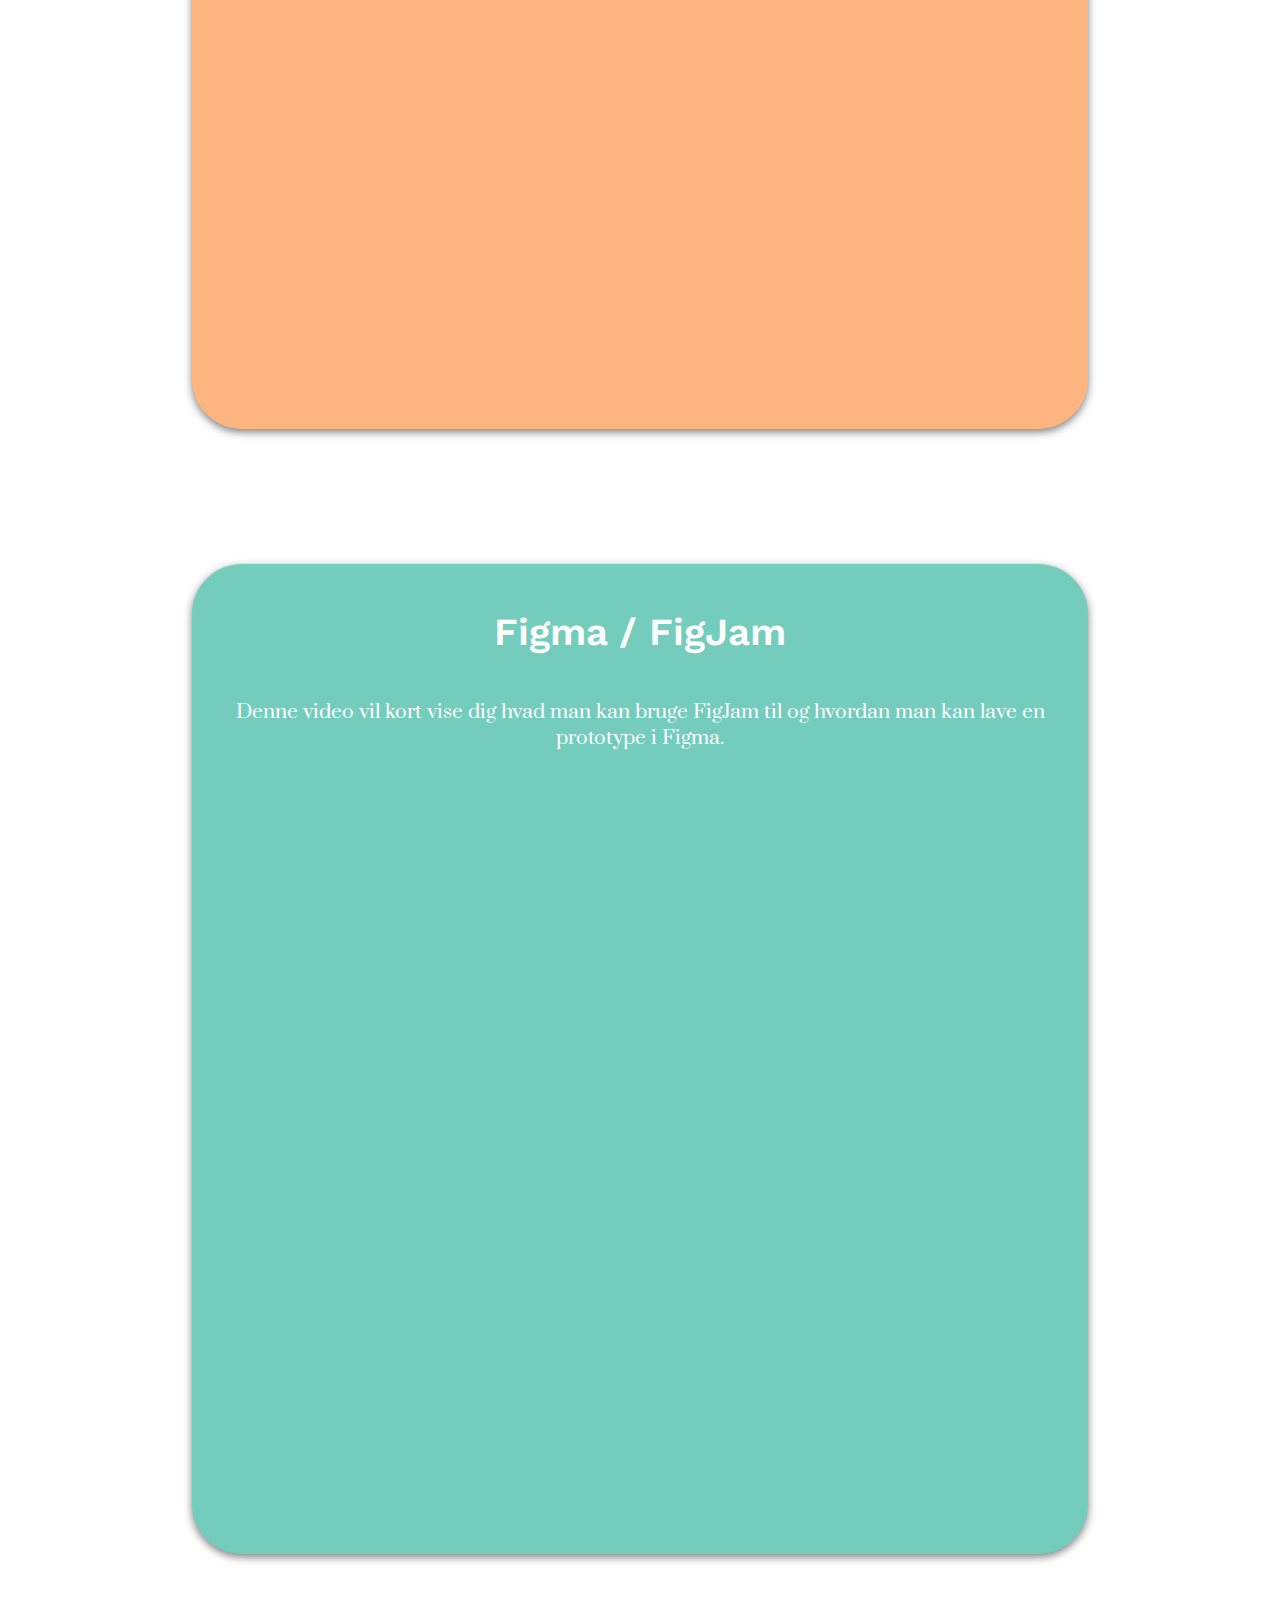
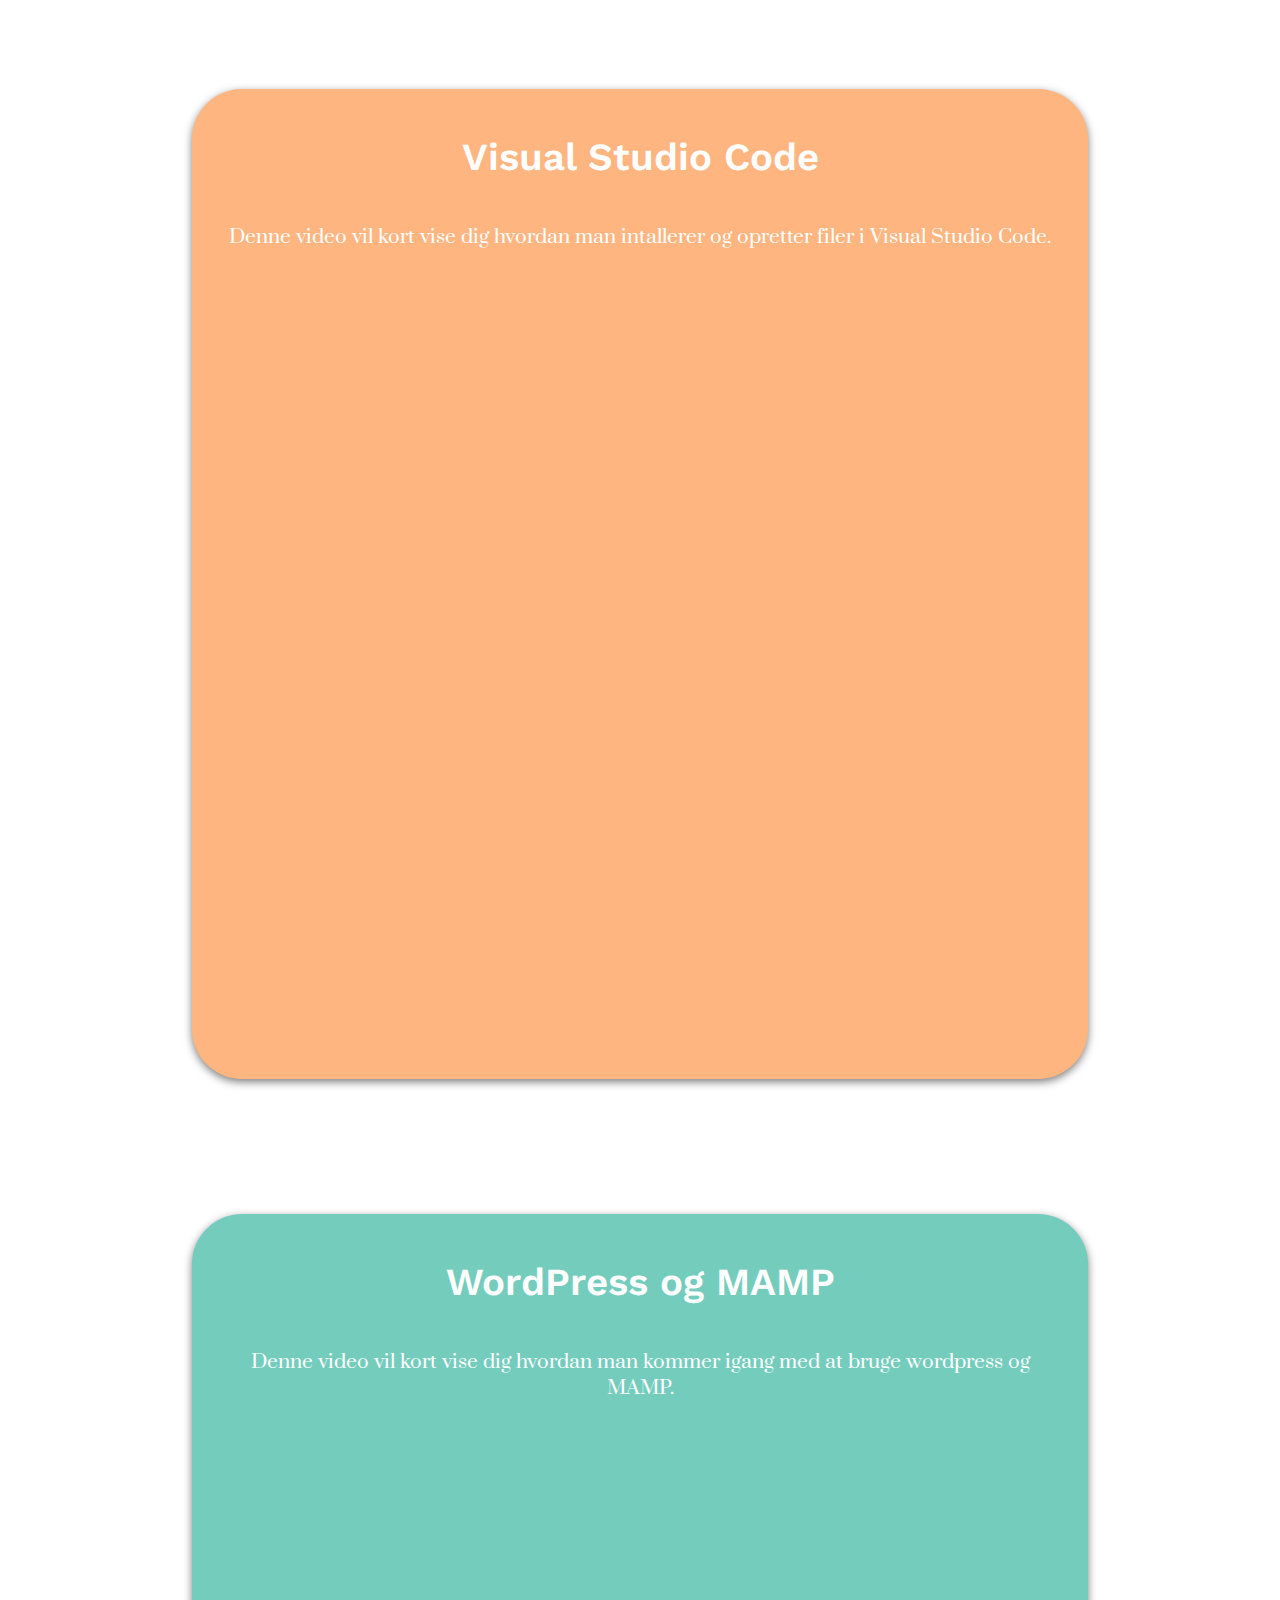
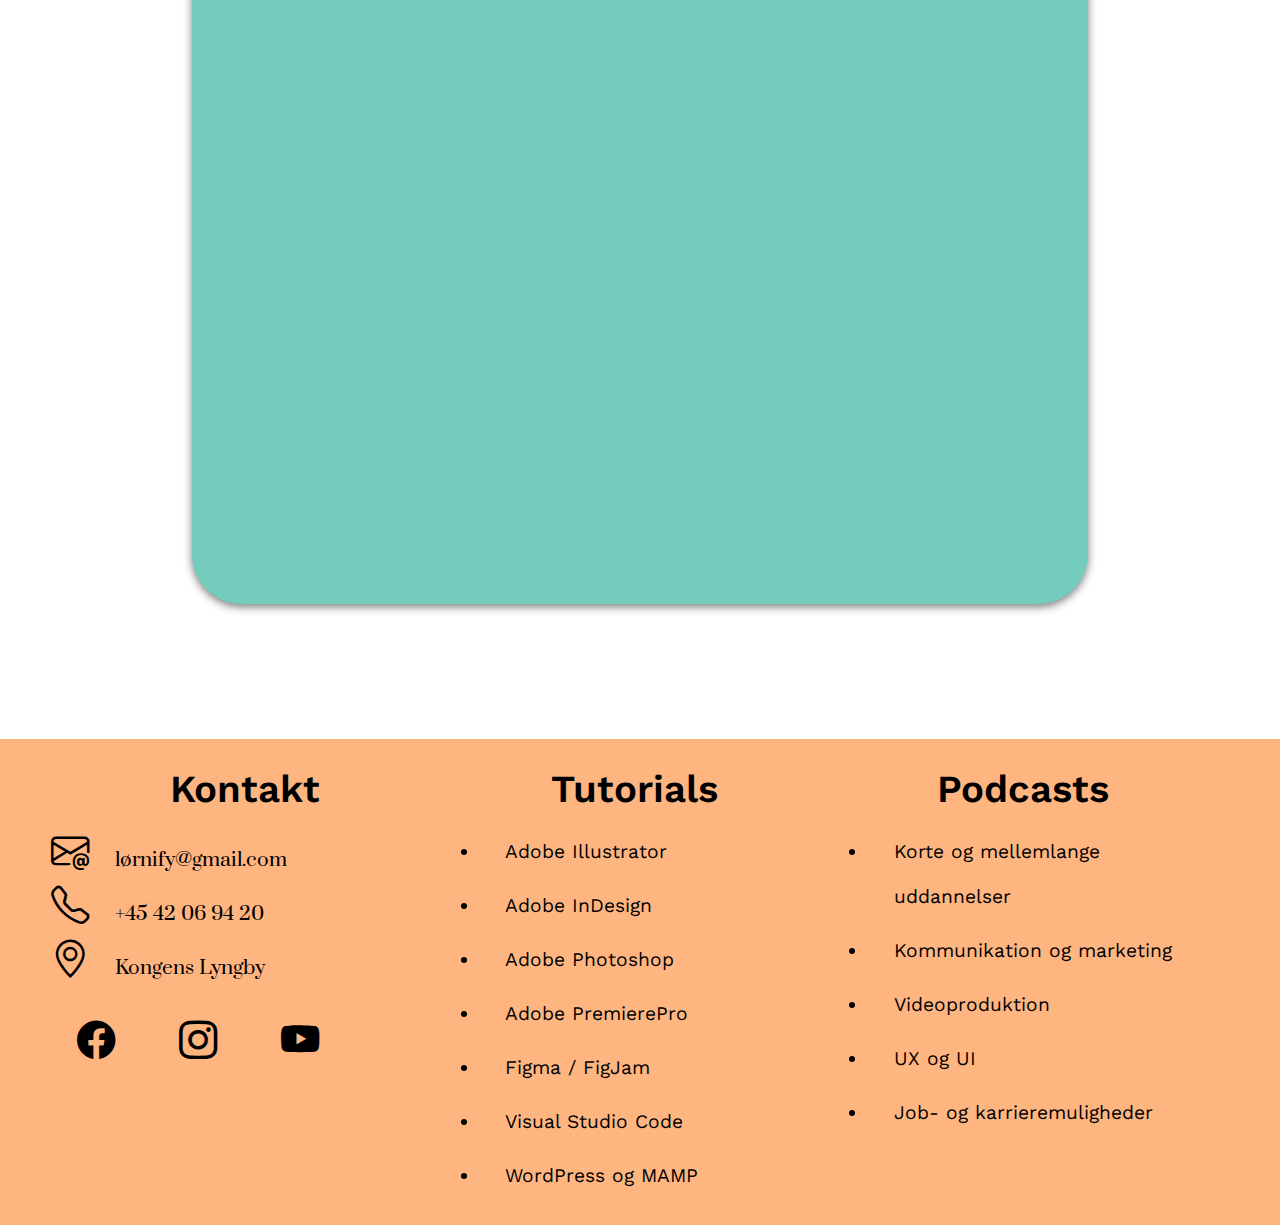
<file: tutorials.html>
<!DOCTYPE html>
<html lang="en">

<head>
    <meta charset="UTF-8">
    <meta http-equiv="X-UA-Compatible" content="IE=edge">
    <meta name="viewport" content="width=device-width, initial-scale=1.0">

    <title>Lørnify - Om os</title>

    <!-- CSS Import -->
    <link rel="stylesheet" href="style.css">

    <!-- Titles Font -->
    <link rel="preconnect" href="https://fonts.googleapis.com">
    <link rel="preconnect" href="https://fonts.gstatic.com" crossorigin>
    <link href="https://fonts.googleapis.com/css2?family=Work+Sans:ital,wght@0,100;0,200;0,300;0,400;0,500;0,600;0,700;0,800;0,900;1,100;1,200;1,300;1,400;1,500;1,600;1,700;1,800;1,900&display=swap" rel="stylesheet">

    <!-- Paragraph Font -->
    <link rel="preconnect" href="https://fonts.googleapis.com">
    <link rel="preconnect" href="https://fonts.gstatic.com" crossorigin>
    <link href="https://fonts.googleapis.com/css2?family=Prata&display=swap" rel="stylesheet">

    <!-- Icons -->
    <link rel="stylesheet" href="https://cdn.jsdelivr.net/npm/bootstrap-icons@1.10.5/font/bootstrap-icons.css">
    
</head>

<body>
    <!-- Scroll til toppen knap -->
    <button onclick="topFunction()" id="topBtn"><i class="bi bi-arrow-up-circle-fill"></i></button>
    
    <header>
        <div class="logo">
            <a href="home.html"><h1>Lørnify</h1></a>
        </div>

        <nav class="nav">
            <!-- trigger laves som checkbox -->
            <input class="nav-trigger-input" type="checkbox" id="trigger" aria-label="open the navigation"/>

            <label class="nav-button" for="trigger">
                <span></span>
            </label>

            <ul class="nav-list">
                <li class="nav-item">
                    <a href="udd-info.html" class="nav-link">
                        <span class="nav-txt">Information</span>
                    </a>
                </li>

                <li class="nav-item">
                    <a href="mul-info.html" class="nav-link">
                        <span class="nav-txt">Multimediedesigner</span>
                    </a>
                </li>

                <li class="nav-item">
                    <a href="tutorials.html" class="nav-link">
                        <span class="nav-txt">Tutorials</span>
                    </a>
                </li>

                <li class="nav-item">
                    <a href="podcast.html" class="nav-link">
                        <span class="nav-txt">Podcast</span>
                    </a>
                </li>

                <li class="nav-item">
                    <a href="om-os.html" class="nav-link">                  
                        <span class="nav-txt">Om os</span>
                    </a>
                </li>
            </ul>
        </nav>
    </header>

    <div class="content">
        <div class="banner banner-tutorial">
            <!-- Banner -->
            <h1 class="banner-title">Tutorials</h1>
            <h2 class="banner-txt">
                Relevante programmer til multimediedesignuddannelsen
            </h2>
        </div>   

        <div class="tutorials">
            <form id="form" role="search"> 
                <input id="searchbar" onkeyup="search_tut()" type="text" name="search" placeholder="Search..">
                <button><i class="bi bi-search"></i></button>
            </form>
            
            <!-- Illustrator -->
            <div class="illustrator tuts" id="illustrator">
                <h2>Adobe Illustrator</h2>
                <p>
                    Denne video vil kort vise dig om hvordan man kommer igang med Illustrator, og give et eksempel på hvordan man kan tenge en illustration i programmet.
                </p>
                <iframe src="https://www.youtube.com/embed/bAeDese48EQ" title="YouTube video player" frameborder="0" allow="accelerometer; autoplay; clipboard-write; encrypted-media; gyroscope; picture-in-picture; web-share" allowfullscreen></iframe>
            </div>

            <!-- InDesign -->
            <div class="indesign tuts" id="indesign">
                <h2>Adobe InDesign</h2>
                <p>
                    Denne video vil kort vise dig om hvordan man kommer igang med InDesign, og vise .
                </p>
                <iframe src="https://www.youtube.com/embed/OdVTX1ON0NY" title="YouTube video player" frameborder="0" allow="accelerometer; autoplay; clipboard-write; encrypted-media; gyroscope; picture-in-picture; web-share" allowfullscreen></iframe>
            </div>

            <!-- Photoshop -->
            <div class="photoshop tuts" id="photoshop">
                <h2>Adobe Photoshop</h2>
                <p>
                    Denne video vil kort vise dig om hvordan man kommer igang med Photoshop, og vise hvordan man kan fjerne en baggrund og generelt om de forskellige tools.
                </p>
                <iframe src="https://www.youtube.com/embed/83424qpUiyA" title="YouTube video player" frameborder="0" allow="accelerometer; autoplay; clipboard-write; encrypted-media; gyroscope; picture-in-picture; web-share" allowfullscreen></iframe>
            </div>

            <!-- PremirePro -->
            <div class="premirepro tuts" id="premirepro">
                <h2>Adobe PremirePro</h2>
                <p>
                    Denne video vil kort vise dig de vigtigeste ting indenfor Premiere pro, såsom klipning, layout og transitions.
                </p>
                <iframe src="https://www.youtube.com/embed/8VmgYAK3i7w" title="YouTube video player" frameborder="0" allow="accelerometer; autoplay; clipboard-write; encrypted-media; gyroscope; picture-in-picture; web-share" allowfullscreen></iframe>
            </div>

            <!-- Figma / FigJam -->
            <div class="figma tuts" id="figma">
                <h2>Figma / FigJam</h2>
                <p>
                    Denne video vil kort vise dig hvad man kan bruge FigJam til og hvordan man kan lave en prototype i Figma.
                </p>
                <iframe src="https://www.youtube.com/embed/3xQSLhlbHas" title="YouTube video player" frameborder="0" allow="accelerometer; autoplay; clipboard-write; encrypted-media; gyroscope; picture-in-picture; web-share" allowfullscreen></iframe>
            </div>

            <!-- Visual Studio Code -->
            <div class="visualstudio tuts" id="visualstudio">
                <h2>Visual Studio Code</h2>
                <p>
                    Denne video vil kort vise dig hvordan man intallerer og opretter filer i Visual Studio Code.
                </p>
                <iframe src="https://www.youtube.com/embed/zfvPU4FjWb8" title="YouTube video player" frameborder="0" allow="accelerometer; autoplay; clipboard-write; encrypted-media; gyroscope; picture-in-picture; web-share" allowfullscreen></iframe>
            </div>

            <!-- WordPress og MAMP -->
            <div class="wordpress tuts" id="wordpress">
                <h2>WordPress og MAMP</h2>
                <p>
                    Denne video vil kort vise dig hvordan man kommer igang med at bruge wordpress og MAMP.
                </p>
                <iframe src="https://www.youtube.com/embed/sA_FJdqkojE" title="YouTube video player" frameborder="0" allow="accelerometer; autoplay; clipboard-write; encrypted-media; gyroscope; picture-in-picture; web-share" allowfullscreen></iframe>
            </div>
        </div>
    </div>

    <!-- Footer -->
    <footer>
        <!-- Kontakt -->
        <div class="footer-contact">
            <h2>Kontakt</h2>
            <a href="#">
                <i class="bi bi-envelope-at"></i>
                <p>lørnify@gmail.com</p>
            </a>

            <a href="#">
                <i class="bi bi-telephone"></i>
                <p>+45 42 06 94 20</p>
            </a>

            <a href="#">
                <i class="bi bi-geo-alt"></i>
                <p>Kongens Lyngby</p>
            </a>

            <a href="#">
                <i class="bi bi-facebook"></i>
                <i class="bi bi-instagram"></i>
                <i class="bi bi-youtube"></i>
            </a>
        </div>

        <!-- Tutorials -->
        <div class="footer-tutorial">
            <h2>Tutorials</h2>
            <ul>
                <li>
                    <a href="tutorials.html#illustrator">Adobe Illustrator</a>
                </li>

                <li>
                    <a href="tutorials.html#indesign">Adobe InDesign</a>
                </li>

                <li>
                    <a href="tutorials.html#photoshop">Adobe Photoshop</a>
                </li>

                <li>
                    <a href="tutorials.html#premirepro">Adobe PremierePro</a>
                </li>

                <li>
                    <a href="tutorials.html#figma">Figma / FigJam</a>
                </li>

                <li>
                    <a href="tutorials.html#visualstudio">Visual Studio Code</a>
                </li>

                <li>
                    <a href="tutorials.html#wordpress">WordPress og MAMP</a>
                </li>
            </ul>
        </div>

        <!-- Podcasts -->
        <div class="footer-podcast">
            <h2>Podcasts</h2>
            <ul>
                <li>
                    <a href="podcast.html#one">Korte og mellemlange uddannelser</a>
                </li>

                <li>
                    <a href="podcast.html#two">Kommunikation og marketing</a>
                </li>

                <li>
                    <a href="podcast.html#three">Videoproduktion</a>
                </li>

                <li>
                    <a href="podcast.html#four">UX og UI</a>
                </li>

                <li>
                    <a href="podcast.html#five">Job- og karrieremuligheder</a>
                </li>
            </ul>
        </div>
    </footer>
</body>

<!-- JavaScript Import -->
<script src="script.js"></script>

</html>
</file>
<file: style.css>
/* Reset */
* {
    margin: 0;
    border: 0;
    font-family: 'Work Sans', sans-serif;
    box-sizing: border-box;
}

/* Definerer paragraph font */
body p {
    font-family: 'Prata', serif;
}

#topBtn {
    display: none; /* Gemt væk som default */
    position: fixed;
    bottom: 20px;
    right: 30px;
    z-index: 99; 
    color: black;
    cursor: pointer;
    font-size: 18px;
    background-color: rgba(255, 255, 255, 0); /* Fjerne baggrundsfarve */
    transition: .5s;

}

#topBtn:hover {
    transform: scale(1.2);
    transition: .5s;
}

/* ----------------------------- Mobil  ----------------------------- */
@media (min-width: 576px) {
    body h1 {
        font-size: 8vw;
    }
    
    body h2 {
        font-size: 4vw;
        font-weight: 600;
    }
    
    body h3 {
        font-size: 3vw;
    }
    
    body p{
        font-size: 2.5vw;
    }
    
    header {
        display: flex;
        background-color: #74CCBD;
        max-height: 10vh;
        width: 100%;
    }
    
    .logo h1 {
        text-transform: uppercase;
        color: white;
        padding: 2vh 5vw;
        font-size: 10vw;
    }
    
    .logo a {
        text-decoration: none;
    }
    
    /* ---------------- MENU ----------------  */
    /* menu button */
    .nav-button {
        position: absolute; /* absolute = er placeret ift sin normale position */
        top: 0.7vh; /* Bruger top og right til at placere elementet */
        right: 0;
        z-index: 10;
        display: flex;
        align-items: center;
        width: 5vw; /* Bruger width og height til at styre størrelsen på burger menuen */
        height: 4vw;
        margin: 3vh 5vw;
        color: white;
    }
    
    .nav-button::before {
        content: ""; /* Skriver "" i content for at lave en streg */
        position: absolute; 
        top: -2vw;
        left: -2vw;
        bottom: -2vw;
        right: -2vw;
        opacity: 0;
        z-index: -1;
        transition: opacity 0.3s cubic-bezier(0.75, 0, 0.25, 1);
    }
    
    /* miderste streg i burgermenu */
    .nav-button span {
        display: block;
        width: 100%;
        height: .25vh;
        transition: transform 1s cubic-bezier(0.75, 0, 0.25, 1);
        background: currentColor;
    }
    
    /* before=øverste streg og after=nederste streg i burgermenu */
    .nav-button span::before, .nav-button span::after {
        content: "";
        position: absolute;
        left: 0;
        right: 0;
        display: block;
        height: .25vh;
        background: currentColor;
        transition: transform 0.4s cubic-bezier(0.75, 0, 0.25, 1), top 0.4s 0.4s cubic-bezier(0.75, 0, 0.25, 1), background 0.2s cubic-bezier(0.75, 0, 0.25, 1);
    }
    
    /* top-placering af øverste streg */
    .nav-button span::before {
        top: 0;
    }
    
    /* top-placering af nederste streg */
    .nav-button span::after {
        top: calc(100% - 2px);
    }
    
    /* gør checkbox usynlig */
    .nav-trigger-input {
        opacity: 0;
        width: 0;
        height: 0;
        -webkit-appearance: none;
           -moz-appearance: none;
                appearance: none;
        position: fixed;
    }
    
    /* Gør knappen hvid */
    .nav-trigger-input:focus + label {
        color: white;
    }
    
    .nav-trigger-input:focus + label::before {
        opacity: 1;
    }
    
    /* Gør knappen sort når den er blevet "checked", altså klikket på */
    .nav-trigger-input:checked + label {
        height: 0.58vw;
        color: black;
    }
    
    /* Når knappen bliver "checked" bliver den miderste streg roteret 45 grader */
    .nav-trigger-input:checked + label span {
        transform: rotate(45deg);
    }
    
    /* Når knappen bliver "checked" bliver den nederste streg animmeret til at bevæge sig over til et kryds */
    .nav-trigger-input:checked + label span::after {
        top: calc(50% - 1px);
        transition: transform 0.4s 0.4s cubic-bezier(0.75, 0, 0.25, 1), top 0.4s cubic-bezier(0.75, 0, 0.25, 1), background 0.2s cubic-bezier(0.75, 0, 0.25, 1);
    }
    
    /* Når knappen bliver "checked" bliver den nederste streg roteret 90 grader */
    .nav-trigger-input:checked + label span::after {
        transform: rotate(90deg);
    }
    
    .nav-trigger-input:checked ~ ul {
        z-index: 9;
        transform: none;
        transition: 0.5s cubic-bezier(0.75, 0, 0.25, 1);
    }
    
    /* nav list (åben) */
    .nav-list {
        position: fixed;
        top: 0;
        left: 0;
        bottom: 0;
        right: 0;
        z-index: -1;
        background: #ffb580;
        font-size: 8vw;
        padding: 10vh 10vw;
        transform: translate(170vw) rotate(45deg); /* vender listen så den ikke kan ses på siden og drejes 45 grader så den "vælter" ind på siden */
        transition: 0.5s cubic-bezier(0.75, 0, 0.25, 1);
        text-align: right;
    }
    
    /* nav items */
    .nav-item {
        list-style: none;
        margin-top: 4vh;
    }
    
    /* nav links */
    .nav-link {
        text-decoration: none;
        color: inherit;
    }
    
    /* ---------------- BANNERS ----------------  */
    .banner {
        width: 100%;
        height: 20vh;
        background-position: center;
        background-size: cover;
        background-repeat: no-repeat;
        box-shadow: inset 0 0 0 1000px #ffb580b5;
        text-align: center;
    }
    
    .banner-title {
        position: absolute;
        z-index: 2;
        text-align: center;
        left: 0;
        right: 0;
        top: 12vh;
        margin: auto;
        font-size: 10vw;
    }
    
    .banner-txt {
        position: absolute;
        z-index: 2;
        text-align: center;
        left: 2vw;
        right: 2vw;
        top: 19vh;
        font-size: 4vw;
    }
    
    .banner-home {
        background-image: url(img/banner.jpg);
    }
    
    .banner-information {
        background-image: url(img/information-banner.jpg)
    }
    
    .banner-multimedie {
        background-image: url(img/multimedie-banner.jpg);
    }
    
    .banner-tutorial {
        background-image: url(img/tutorial-banner.jpg);
    }
    
    .banner-podcast {
        background-image: url(img/podcast-banner.jpg);
    }
    
    .banner-about {
        background-image: url(img/about-banner.jpg);
    }
    
    /* ------------------------ HJEM ------------------------  */
    /* --------- INTRO ---------  */
    .intro {
        margin: 3vh 5vw;
        height: 17vh;   
    }
    
    .intro h1 {
        text-align: center;
    }
    
    .intro p {
        margin-top: 3vh;
        text-align: center;
    }
    
    /* ---------------- INFORMATION ----------------  */
    .information {
        display: flex;
        margin: 2vh 0;
    }
    
    .information button {
        background-color: #74CCBD;
        margin: 0 2vw;
        text-align: center;
        border-radius: 10%;
        padding: 3vw;
        height: 25vh;
        width: 50vw;
        box-shadow: 0 3px 8px rgba(0, 0, 0, 0.514);
    }
    
    .info a {
        color: white;
        text-decoration: none;
    }
    
    .info h3 {
        margin-top: 3vh;
    }
    
    .info p {
        margin-top: 2vh;
    }
    
    /* --------- PODCAST BANNER --------- */
    .podcast-banner {
        width: 100%;
        height: 20vh;
        background-color: #ffb580;
        text-align: center;
        margin-top: 4vh;
        color: white;
    }
    
    .podcast-banner h1 {
        text-align: center;
        padding-top: 4vh;
    }
    
    .podcast-banner button {
        z-index: 2;
        padding: 2vw;
        font-size: 5vw;
        margin-top: 3vh;
        background-color: #74CCBD;
        text-transform: uppercase;
        width: 25vw;
        border-radius: 5%;
        box-shadow: 0 3px 8px rgba(0, 0, 0, 0.514);
        color: white;
    }
    
    
    /* ---------  TUTORIALS OVERSIGT ---------  */
    .headings {
        text-align: center;
        font-size: 8vw;
        padding-top: 2vh;
        margin-top: 4vh;
    }
    
    /* Slideshow container */
    .slideshow-container {
        position: relative;
        background-color: #74CCBD;
        height: 37vh;
        color: white;
    }

    .slideshow-container button {
        position: relative;
        background-color: #74CCBD;
        width: 100%;
    }
      
    .slideshow-container img {
        height: 20vh;
        width: 100%;
    }
    
    /* gemmer slidesne som default */
    .slides {
        display: none;
    }
      
    /* next & previous knapper */
    .prev, .next {
        cursor: pointer;
        position: absolute;
        top: 50%;
        width: auto;
        margin-top: -22px;
        padding: 2vw;
        color: white;
        font-weight: bold;
        font-size: 8vw;
        transition: 0.6s ease;
        border-radius: 0 3px 3px 0;
        user-select: none;
    }
      
    /* position for next knap */
    .next {
        right: 0;
        border-radius: 3px 0 0 3px;
    }
    
    /* caption text */
    .text h2 {
        padding: 1vh 0;
        position: absolute;
        width: 100%;
        text-align: center;
        margin-top: 2vh; 
    }
      
    /* nummer text */
    .numbertext {
        font-size: 3vw;
        padding: .5vh 3vw;
        top: 0;
        float: right;
    }
      
    /* fading animation */
    .fade {
        animation-name: fade;
        animation-duration: 1.5s;
    }
      
    @keyframes fade {
        from {opacity: .4}
        to {opacity: 1}
    }
    
    /* ------------------------ INFORMATION ------------------------  */
    .all-info {
        width: 100%;
        padding-top: 1vh;
        color: white;
    }
    
    .all-info h2 {
        width: 100%;
        text-align: center;
        padding-top: 2vh;
    }
    
    .all-info p {
        padding: 2vh 3vw 0;
    }
    
    .all-info ul {
        margin-left: 20px;
        padding: 0 3vw;
    }
    
    .all-info li, .all-info em {
        font-family: 'Prata', serif;
        font-size: 2.5vw;
        line-height: 2.5vh;
    }
    
    .all-info form {
        background-color: #74CCBD;
        width: 50vw;
        height: 5vh;
        border-radius: 5px;
        display: flex;
        flex-direction: row;
        align-items: center;
        margin: 2vh 25vw 0;
    }
    
    .all-info button {
        background-color: #74CCBD;
        height: 5vh;
        border-radius: 5px;
        display: flex;
        flex-direction: row;
        align-items: center;
        color: white;
    }
    
    .all-info input {
        all: unset;
        font: 30px;
        height: 100%;
        width: 100%;
        padding: 6px 10px;
    }
    
    .hvad {
        background-color: #ffb580;
        margin: 2vh 2vw;
        height: 36vh;
        border-radius: 50px;
        box-shadow: 0 3px 8px rgba(0, 0, 0, 0.514);
    }
    
    .cphbusiness {
        background-color: #74CCBD;
        margin: 2vh 2vw;
        height: 80vh;
        border-radius: 50px;
        box-shadow: 0 3px 8px rgba(0, 0, 0, 0.514);
    }
    
    .kea {
        background-color: #ffb580;
        margin: 2vh 2vw;
        height: 102vh;
        border-radius: 50px;
        box-shadow: 0 3px 8px rgba(0, 0, 0, 0.514);
    }
    
    .zealand {
        background-color: #74CCBD;
        margin: 2vh 2vw;
        height: 113vh;
        border-radius: 50px;
        box-shadow: 0 3px 8px rgba(0, 0, 0, 0.514);
    }
    
    
    /* ------------------------ MULTIMEDIEDESIGNER ------------------------  */
    .all-mul-info {
        width: 100%;
        padding-top: 1vh;
        color: white;
    }
    
    .all-mul-info h2 {
        width: 100%;
        text-align: center;
        margin-top: 2vh;
    }
    
    .all-mul-info p {
        font-weight: 300;
        padding: 2vh 3vw 0;
        text-align: left;
    }
    
    .all-mul-info ul {
        margin-left: 2vw;
        padding: 1vh 5vw;
    }
    
    .all-mul-info li {
        font-family: 'Prata', serif;
        font-size: 2.5vw;
        line-height: 2.5vh;
        text-align: left;
        font-weight: 300;
    }
    
    .all-mul-info form {
        background-color: #74CCBD;
        width: 50vw;
        height: 5vh;
        border-radius: 5px;
        display: flex;
        flex-direction: row;
        align-items: center;
        margin: 2vh 25vw 0;
    }
    
    .all-mul-info button {
        background-color: #74CCBD;
        height: 5vh;
        border-radius: 5px;
        display: flex;
        flex-direction: row;
        align-items: center;
        color: white;
    }
    
    .all-mul-info input {
        all: unset;
        font: 30px;
        height: 100%;
        width: 100%;
        padding: 6px 10px;
    }
    
    .hvad-mul, .sem-mul {
        display: flex;
        background-color: #ffb580;
        margin: 2vh 2vw;
        height: 25vh;
        border-radius: 50px;
        box-shadow: 0 3px 8px rgba(0, 0, 0, 0.514);
    }
    
    .hvad-mul img {
        height: 25vh;
        border-radius: 50px 0 0 50px;
    }
    
    .forvent-mul {
        display: flex;
        background-color: #74CCBD;
        margin: 2vh 2vw;
        height: 25vh;
        border-radius: 50px;
        box-shadow: 0 3px 8px rgba(0, 0, 0, 0.514);
    }
    
    .forvent-mul img {
        height: 25vh;
        border-radius: 0 50px 50px 0;
    }
    
    .karriere-mul {
        display: flex;
        background-color: #74CCBD;
        margin: 2vh 2vw;
        height: 30vh;
        border-radius: 50px;
        box-shadow: 0 3px 8px rgba(0, 0, 0, 0.514);
    }

    /* ------------------------ TUTORIALS ------------------------  */
    .tutorials h2 {
        width: 100%;
        text-align: center;
        padding-top: 2vh;
        color: white;
    }
    
    .tutorials p {
        font-weight: 300;
        padding: 2vh 3vw;
        text-align: center;
        color: white;
    }
    
    .tutorials iframe {
        width: 100%;
        padding: 0 5vw;
        margin-top: .2vh;
        height: 23vh;
    }
    
    .tutorials form {
        background-color: #ffb580;
        width: 50vw;
        height: 5vh;
        border-radius: 5px;
        display: flex;
        flex-direction: row;
        align-items: center;
        margin: 2vh 25vw 0;
    }
    
    .tutorials button {
        background-color: #ffb580;
        height: 5vh;
        border-radius: 5px;
        display: flex;
        flex-direction: row;
        align-items: center;
        color: white;
    }
    
    .tutorials input {
        all: unset;
        font: 30px;
        height: 100%;
        width: 100%;
        padding: .6vh 1vw;
    }
    
    .illustrator, .photoshop, .figma, .wordpress {
        background-color: #74CCBD;
        margin: 2vh 2vw;
        height: 38vh;
        border-radius: 50px;
        box-shadow: 0 3px 8px rgba(0, 0, 0, 0.514);
    }
    
    .indesign, .premirepro, .visualstudio {
        background-color: #ffb580;
        margin: 2vh 2vw;
        height: 37vh;
        border-radius: 50px;
        box-shadow: 0 3px 8px rgba(0, 0, 0, 0.514);
    }    
    
    /* ------------------------ PODCAST ------------------------  */
    .podcast h2 {
        width: 100%;
        text-align: center;
        padding-top: 2vh;
        color: white;
    }
    
    .podcast p {
        font-weight: 300;
        padding: 2vh 2vw;
        text-align: center;
        color: white;
    }
    
    .podcast audio {
        width: 100%;
        padding: 0 3vh;
        margin-top: .2vh;
    }
    
    .one, .three, .five {
        background-color: #74CCBD;
        margin: 2vh 2vw;
        height: 18vh;
        border-radius: 50px;
        box-shadow: 0 3px 8px rgba(0, 0, 0, 0.514);
    }
    
    .two, .four {
        background-color: #ffb580;
        margin: 2vh 2vw;
        height: 17vh;
        border-radius: 50px;
        box-shadow: 0 3px 8px rgba(0, 0, 0, 0.514);
    }
    
    /* ------------------------ OM OS ------------------------  */
    .om-os h2 {
        width: 100%;
        text-align: center;
        margin-top: 2vh;
        color: white;
    }
    
    .om-os p {
        font-weight: 300;
        padding: 2vh 3vw;
        text-align: left;
        color: white;
    }
    
    /* --------- ANYA & KASPER ---------   */
    .om-anya, .om-kasper {
        display: flex;
        background-color: #ffb580;
        margin: 2vh 2vw;
        height: 25vh;
        border-radius: 50px;
        box-shadow: 0 3px 8px rgba(0, 0, 0, 0.514);
    }
    
    .om-anya img, .om-kasper img {
        height: 25vh;
        border-radius: 50px 0 0 50px;
    }
    
    /* ---------  JOE & SURIN ---------  */
    .om-joe, .om-surin {
        display: flex;
        background-color: #74CCBD;
        margin: 2vh 2vw;
        border-radius: 50px;
        height: 25vh;
        box-shadow: 0 3px 8px rgba(0, 0, 0, 0.514);
    }
    
    .om-joe img, .om-surin img {
        height: 25vh;
        border-radius: 0 50px 50px 0;
    }
    
    
    /* ---------------- FOOTER ----------------  */
    footer {
        background-color: #ffb580;
        margin-top: 4vh;
        padding: 3vh 2vw;
        display: flex;
        width: 100%;
    }
    
    footer a {
        text-decoration: none;
        color: black;
        display: flex;
        margin-top: 1vh;
    }
    
    footer h2 {
        text-align: center;
        margin-bottom: 20px;
    }
    
    footer p {
        padding-left: 20px;
        padding-top: 8px;
    }
    
    footer ul {
        font-size: 2.5vw;
        font-weight: 400;
        margin-top: 1vh;
        line-height: 2vh;
        font-family: 'Prata', serif;
    }
    
    footer li {
        padding-left: 20px;
    }
    
    .bi {
        font-size: 5vw;
    }
    
    .bi-instagram{
        padding: 2vh 3vw;
    }
    
    .bi-facebook, .bi-youtube {
        padding: 2vh 2vw;
    }
    
    .footer-contact, .footer-tutorial, .footer-podcast {
        width: 33%;
    }
}







/* ----------------------------- Computer  ----------------------------- */
@media screen and (min-width: 1200px) {
    body h1 {
        font-size: 4vw;
    }
    
    body h2 {
        font-size: 3vw;
        font-weight: 600;
    }
    
    body h3 {
        font-size: 2vw;
    }
    
    body p{
        font-size: 1.5vw;
    }
    
    header {
        display: flex;
        background-color: #74CCBD;
        max-height: 12vh;
        width: 100%;
    }
    
    .logo h1 {
        text-transform: uppercase;
        color: white;
        padding: 1vh 0;
        margin-left: 7vw;
        font-size: 3vw;
    }
    
    .logo a {
        text-decoration: none;
    }
    
    /* ---------------- MENU ----------------  */
    /* menu button */
    .nav-button {
        position: absolute; /* absolute = er placeret ift sin normale position */
        top: 0.7vh; /* Bruger top og right til at placere elementet */
        right: 0;
        z-index: 10;
        display: flex;
        align-items: center;
        width: 2.5vw; 
        height: 4vh;
        margin: 2.5vh 7vw;
        color: white;
    }
    
    .nav-button::before {
        content: ""; /* Skriver "" i content for at lave en streg */
        position: absolute; 
        top: -2vw; /* Bruger top, left, bottom og right til at flytte elementet */
        left: -2vw;
        bottom: -2vw;
        right: -2vw;
        opacity: 0;
        z-index: -1;
        transition: opacity 0.3s cubic-bezier(0.75, 0, 0.25, 1);
    }
    
    /* miderste streg i burgermenu */
    .nav-button span {
        display: block;
        width: 100%;
        height: .25vh;
        transition: transform 1s cubic-bezier(0.75, 0, 0.25, 1);
        background: currentColor;
    }
    
    /* before=øverste streg og after=nederste streg i burgermenu */
    .nav-button span::before, .nav-button span::after {
        content: "";
        position: absolute;
        left: 0;
        right: 0;
        display: block;
        height: .25vh;
        background: currentColor;
        transition: transform 0.4s cubic-bezier(0.75, 0, 0.25, 1), top 0.4s 0.4s cubic-bezier(0.75, 0, 0.25, 1), background 0.2s cubic-bezier(0.75, 0, 0.25, 1);
    }
    
    /* top-placering af øverste streg */
    .nav-button span::before {
        top: 0;
    }
    
    /* top-placering af nederste streg */
    .nav-button span::after {
        top: calc(100% - 2px);
    }
    
    /* gør checkbox usynlig */
    .nav-trigger-input {
        opacity: 0;
        width: 0;
        height: 0;
        -webkit-appearance: none;
           -moz-appearance: none;
                appearance: none;
        position: fixed;
    }
    
    .nav-trigger-input:focus + label {
        color: white;
    }
    
    .nav-trigger-input:focus + label::before {
        opacity: 1;
    }
    
    .nav-trigger-input:checked + label {
        height: 0.58vw;
        color: black;
    }
    
    .nav-trigger-input:checked + label span {
        transform: rotate(45deg);
    }
    
    .nav-trigger-input:checked + label span::after {
        top: calc(50% - 1px);
        transition: transform 0.4s 0.4s cubic-bezier(0.75, 0, 0.25, 1), top 0.4s cubic-bezier(0.75, 0, 0.25, 1), background 0.2s cubic-bezier(0.75, 0, 0.25, 1);
    }
    
    .nav-trigger-input:checked + label span::after {
        transform: rotate(90deg);
    }
    
    .nav-trigger-input:checked ~ ul {
        z-index: 9;
        transform: none;
        transition: 0.5s cubic-bezier(0.75, 0, 0.25, 1);
    }
    
    /* nav list (åben) */
    .nav-list {
        position: fixed;
        top: 0;
        left: 0;
        bottom: 0;
        right: 0;
        z-index: -1;
        background: #ffb580;
        font-size: 5vw;
        padding: 10vh 10vw;
        text-align: center;
        transform: translate(170vw) rotate(45deg);
        transition: 0.5s cubic-bezier(0.75, 0, 0.25, 1);
    }
    
    /* nav items */
    .nav-item {
        list-style: none;
        margin-top: 4vh;
    }
    
    /* nav links */
    .nav-link {
        text-decoration: none;
        color: inherit;
    }
    
    /* ---------------- BANNERS ----------------  */
    .banner {
        height: 60vh;
        background-position: center;
        background-size: cover;
        background-repeat: no-repeat;
        box-shadow: inset 0 0 0 1000px #ffb580b5;
        text-align: center;
    }
    
    .banner-title {
        position: absolute;
        z-index: 2;
        text-align: center;
        left: 0;
        right: 0;
        top: 14vh;
        font-size: 5vw;
    }
    
    .banner-txt {
        position: absolute;
        z-index: 2;
        text-align: center;
        left: 20vw;
        right: 20vw;
        top: 35vh;
        font-size: 3vw;
    }
    
    .banner-home {
        background-image: url(img/banner.jpg);
    }
    
    .banner-information {
        background-image: url(img/information-banner.jpg)
    }
    
    .banner-multimedie {
        background-image: url(img/multimedie-banner.jpg);
    }
    
    .banner-tutorial {
        background-image: url(img/tutorial-banner.jpg);
    }
    
    .banner-podcast {
        background-image: url(img/podcast-banner.jpg);
    }
    
    .banner-about {
        background-image: url(img/about-banner.jpg);
    }
    
    /* ------------------------ HJEM ------------------------  */
    /* --------- INTRO ---------  */
    .intro {
        margin: 10vh 10vw;
        height: 17vh;   
    }
    
    .intro h1 {
        text-align: center;
    }
    
    .intro p {
        margin-top: 5vh;
        text-align: center;
    }
    
    /* ---------------- INFORMATION ----------------  */
    .information {
        display: flex;
        margin: 30vh 10vw;
    }
    
    .information button {
        background-color: #74CCBD;
        margin: 0 2vw;
        text-align: center;
        border-radius: 50px;
        padding: 0 3vw;
        height: 80vh;
        width: 80vw;
        box-shadow: 0 3px 8px rgba(0, 0, 0, 0.514);
        transition-duration: .5s;
    }

    .information button:hover {
        transform: scale(1.1);
        transition-duration: .5s;
    }
    
    .info a {
        color: white;
        text-decoration: none;
    }
    
    .info p {
        margin: 5vh 0;
    }
    
    /* --------- PODCAST BANNER --------- */
    .podcast-banner {
        width: 100%;
        height: 80vh;
        background-color: #ffb580;
        text-align: center;
        margin-top: 30vh;
        color: white;
    }
    
    .podcast-banner h1 {
        text-align: center;
        padding-top: 15vh;
    }
    
    .podcast-banner button {
        z-index: 2;
        padding: 2vh 2vw;
        font-size: 4vw;
        margin-top: 15vh;
        background-color: #74CCBD;
        text-transform: uppercase;
        width: 20vw;
        border-radius: 50px;
        box-shadow: 0 3px 8px rgba(0, 0, 0, 0.514);
        cursor: pointer;
        color: white;
        transition: .5s;
    }

    .podcast-banner button:hover {
        transform: scale(1.2);
        transition: .5s;
    }
    
    /* ---------  TUTORIALS OVERSIGT ---------  */
    .headings {
        text-align: center;
        font-size: 4vw;
        padding-top: 5vh;
        margin-top: 30vh;
    }
    
    /* Slideshow container */
    .slideshow-container {
        position: relative;
        background-color: #74CCBD;
        height: 100vh;
        margin: 0 10vw;
        box-shadow: 0 3px 8px rgba(0, 0, 0, 0.514);
        border-radius: 50px;
        color: white;
    }
      
    .slideshow-container img {
        height: 50vh;
        width: 100%;
        cursor: pointer;
    }
    
    /* hide the images by default */
    .slides {
        display: none;
    }
      
    /* next & previous buttons */
    .prev, .next {
        cursor: pointer;
        position: absolute;
        top: 40%;
        width: auto;
        margin-top: -22px;
        padding: 2vw;
        color: white;
        font-weight: bold;
        font-size: 8vw;
        transition: 0.6s ease;
        border-radius: 0 3px 3px 0;
        user-select: none;
    }
      
    /* position the "next button" to the right */
    .next {
        right: 0;
        border-radius: 3px 0 0 3px;
    }
    
    /* caption text */
    .text h2 {
        padding: 1vh 0;
        position: absolute;
        width: 100%;
        text-align: center;
        margin-top: 5vh; 
    }
      
    /* number text */
    .numbertext {
        font-size: 3vw;
        padding: .5vh 3vw;
        top: 0;
        float: right;
    }
      
    /* fading animation */
    .fade {
        animation-name: fade;
        animation-duration: 1.5s;
    }
      
    @keyframes fade {
        from {opacity: .4}
        to {opacity: 1}
    }
    
    /* ------------------------ INFORMATION ------------------------  */
    .all-info {
        width: 100%;
        color: white;
    }
    
    .all-info h2 {
        width: 100%;
        text-align: center;
        padding-top: 5vh;
    }
    
    .all-info p {
        padding: 5vh 5vw 0;
    }
    
    .all-info ul {
        margin: 2vh 3.5vw;
        padding: 0 3vw;
    }
    
    .all-info li, .all-info em {
        font-family: 'Prata', serif;
        font-size: 1.5vw;
        line-height: 4vh;
    }
    
    .all-info form {
        background-color: #74CCBD;
        width: 30vw;
        height: 9vh;
        border-radius: 5px;
        display: flex;
        flex-direction: row;
        align-items: center;
        margin: 5vh 35vw 0;
        box-shadow: 0 3px 8px rgba(0, 0, 0, 0.514);
    }
    
    .all-info button {
        background-color: #74CCBD;
        height: 7vh;
        border-radius: 5px;
        display: flex;
        flex-direction: row;
        align-items: center;
        color: white;
    }
    
    .all-info input {
        all: unset;
        font: 1.5v;
        height: 100%;
        width: 100%;
        padding: 6px 10px;
        color: white;
    }
    
    .hvad {
        background-color: #ffb580;
        margin: 15vh 10vw;
        height: 85vh;
        border-radius: 50px;
        box-shadow: 0 3px 8px rgba(0, 0, 0, 0.514);
    }
    
    .cphbusiness {
        background-color: #74CCBD;
        margin: 15vh 10vw;
        height: 150vh;
        border-radius: 50px;
        box-shadow: 0 3px 8px rgba(0, 0, 0, 0.514);
    }
    
    .kea {
        background-color: #ffb580;
        margin: 15vh 10vw;
        height: 200vh;
        border-radius: 50px;
        box-shadow: 0 3px 8px rgba(0, 0, 0, 0.514);
    }
    
    .zealand {
        background-color: #74CCBD;
        margin: 15vh 10vw;
        height: 220vh;
        border-radius: 50px;
        box-shadow: 0 3px 8px rgba(0, 0, 0, 0.514);
    }
    
    
    
    /* ------------------------ MULTIMEDIEDESIGNER ------------------------  */
    .all-mul-info {
        width: 100%;
        color: white;
    }
    
    .all-mul-info h2 {
        width: 100%;
        text-align: center;
        margin-top: 5vh;
    }
    
    .all-mul-info p {
        font-weight: 300;
        text-align: left;
    }
    
    .all-mul-info ul {
        margin: 2vh 3.5vw;
        padding: 0 3vw;
    }
    
    .all-mul-info li {
        font-family: 'Prata', serif;
        font-size: 1.5vw;
        line-height: 4vh;
        text-align: left;
        font-weight: 300;
    }
    
    .all-mul-info form {
        background-color: #74CCBD;
        width: 30vw;
        height: 9vh;
        border-radius: 5px;
        display: flex;
        flex-direction: row;
        align-items: center;
        margin: 5vh 35vw 0;
        box-shadow: 0 3px 8px rgba(0, 0, 0, 0.514);
    }
    
    .all-mul-info button {
        background-color: #74CCBD;
        height: 7vh;
        border-radius: 5px;
        display: flex;
        flex-direction: row;
        align-items: center;
        color: white;
    }
    
    .all-mul-info input {
        all: unset;
        font: 1.5vw;
        height: 100%;
        width: 100%;
        padding: 6px 10px;
    }
    
    .hvad-mul, .sem-mul {
        display: flex;
        background-color: #ffb580;
        margin: 15vh 10vw;
        height: 60vh;
        border-radius: 50px;
        box-shadow: 0 3px 8px rgba(0, 0, 0, 0.514);
    }
    
    .hvad-mul img {
        height: 60vh;
        border-radius: 50px 0 0 50px;
    }
    
    .forvent-mul {
        display: flex;
        background-color: #74CCBD;
        margin: 15vh 10vw;
        height: 60vh;
        border-radius: 50px;
        box-shadow: 0 3px 8px rgba(0, 0, 0, 0.514);
    }
    
    .forvent-mul img {
        height: 60vh;
        border-radius: 0 50px 50px 0;
    }
    
    .karriere-mul {
        display: flex;
        background-color: #74CCBD;
        margin: 15vh 10vw;
        height: 60vh;
        border-radius: 50px;
        box-shadow: 0 3px 8px rgba(0, 0, 0, 0.514);
    }
    
    /* ------------------------ TUTORIALS ------------------------  */
    .tutorials h2 {
        width: 100%;
        text-align: center;
        padding-top: 5vh;
        color: white;
    }
    
    .tutorials p {
        font-weight: 300;
        padding: 5vh 2vw;
        text-align: center;
        color: white;
    }
    
    .tutorials iframe {
        width: 100%;
        padding: 0 2vw;
        margin-top: .2vh;
        height: 70vh;
    }
    
    .tutorials form {
        background-color: #ffb580;
        width: 30vw;
        height: 9vh;
        border-radius: 5px;
        display: flex;
        flex-direction: row;
        align-items: center;
        margin: 5vh 35vw 0;
        box-shadow: 0 3px 8px rgba(0, 0, 0, 0.514);
    }
    
    .tutorials button {
        background-color: #ffb580;
        height: 9vh;
        border-radius: 5px;
        display: flex;
        flex-direction: row;
        align-items: center;
        color: white;
    }
    
    .tutorials input {
        all: unset;
        font-size: 1.5v;
        height: 100%;
        width: 100%;
        padding: .6vh 1vw;
    }
    
    .illustrator, .photoshop, .figma, .wordpress {
        background-color: #74CCBD;
        margin: 15vh 15vw;
        height: 110vh;
        border-radius: 50px;
        box-shadow: 0 3px 8px rgba(0, 0, 0, 0.514);
    }
    
    .indesign, .premirepro, .visualstudio {
        background-color: #ffb580;
        margin: 15vh 15vw;
        height: 110vh;
        border-radius: 50px;
        box-shadow: 0 3px 8px rgba(0, 0, 0, 0.514);
    }
    
    /* ------------------------ PODCAST ------------------------  */
    .podcast h2 {
        width: 100%;
        text-align: center;
        padding-top: 5vh;
        color: white;
    }
    
    .podcast p {
        font-weight: 300;
        padding: 5vh 2vw;
        text-align: center;
        color: white;
    }
    
    .podcast audio {
        width: 100%;
        padding: 0 3vh;
        margin-top: 3vh;
    }
    
    .one, .three, .five {
        background-color: #74CCBD;
        margin: 15vh 10vw;
        height: 50vh;
        border-radius: 50px;
        box-shadow: 0 3px 8px rgba(0, 0, 0, 0.514);
    }
    
    .two, .four {
        background-color: #ffb580;
        margin: 15vh 10vw;
        height: 50vh;
        border-radius: 50px;
        box-shadow: 0 3px 8px rgba(0, 0, 0, 0.514);
    } 
    
    /* ------------------------ OM OS ------------------------  */
    .om-os h2 {
        width: 100%;
        text-align: center;
        margin-top: 5vh;
        color: white;
    }
    
    .om-os p {
        font-weight: 300;
        padding: 5vh 3vw;
        text-align: left;
        color: white;
    }
    
    /* --------- ANYA & KASPER ---------   */
    .om-anya, .om-kasper {
        display: flex;
        background-color: #ffb580;
        margin: 15vh 10vw;
        height: 70vh;
        box-shadow: 0 3px 8px rgba(0, 0, 0, 0.514);
        border-radius: 50px;
    }
    
    .om-anya img, .om-kasper img {
        height: 70vh;
        border-radius: 50px 0 0 50px;
    }
    
    /* ---------  JOE & SURIN ---------  */
    .om-joe, .om-surin {
        display: flex;
        background-color: #74CCBD;
        margin: 15vh 10vw;
        height: 70vh;
        box-shadow: 0 3px 8px rgba(0, 0, 0, 0.514);
        border-radius: 50px;
    }
    
    .om-joe img, .om-surin img {
        height: 70vh;
        border-radius: 0 50px 50px 0;
    }
    
    /* ---------------- FOOTER ----------------  */
    footer {
        background-color: #ffb580;
        margin-top: 15vh;
        padding: 3vh 4vw;
        display: flex;
    }
    
    footer a {
        text-decoration: none;
        color: black;
        display: flex;
        margin-top: 1vh;
    }
    
    footer h2 {
        text-align: center;
        margin-bottom: 2vh;
    }
    
    footer p {
        padding-left: 2vw;
        padding-top: 2vh;
    }

    footer p:hover, footer a:hover {
        text-decoration: underline;
    }
    
    footer ul {
        font-size: 1.5vw;
        font-weight: 400;
        margin-top: 1vh;
        line-height: 5vh;
        font-family: 'Prata', serif;
    }
    
    footer li {
        padding-left: 2vw;
    }
    
    .bi {
        font-size: 3vw;
    }
    
    .bi-instagram{
        padding: 3vh 3vw;
    }
    
    .bi-facebook, .bi-youtube {
        padding: 3vh 2vw;
    }
    
    .footer-contact, .footer-tutorial, .footer-podcast {
        width: 33%;
    }
}
</file>
